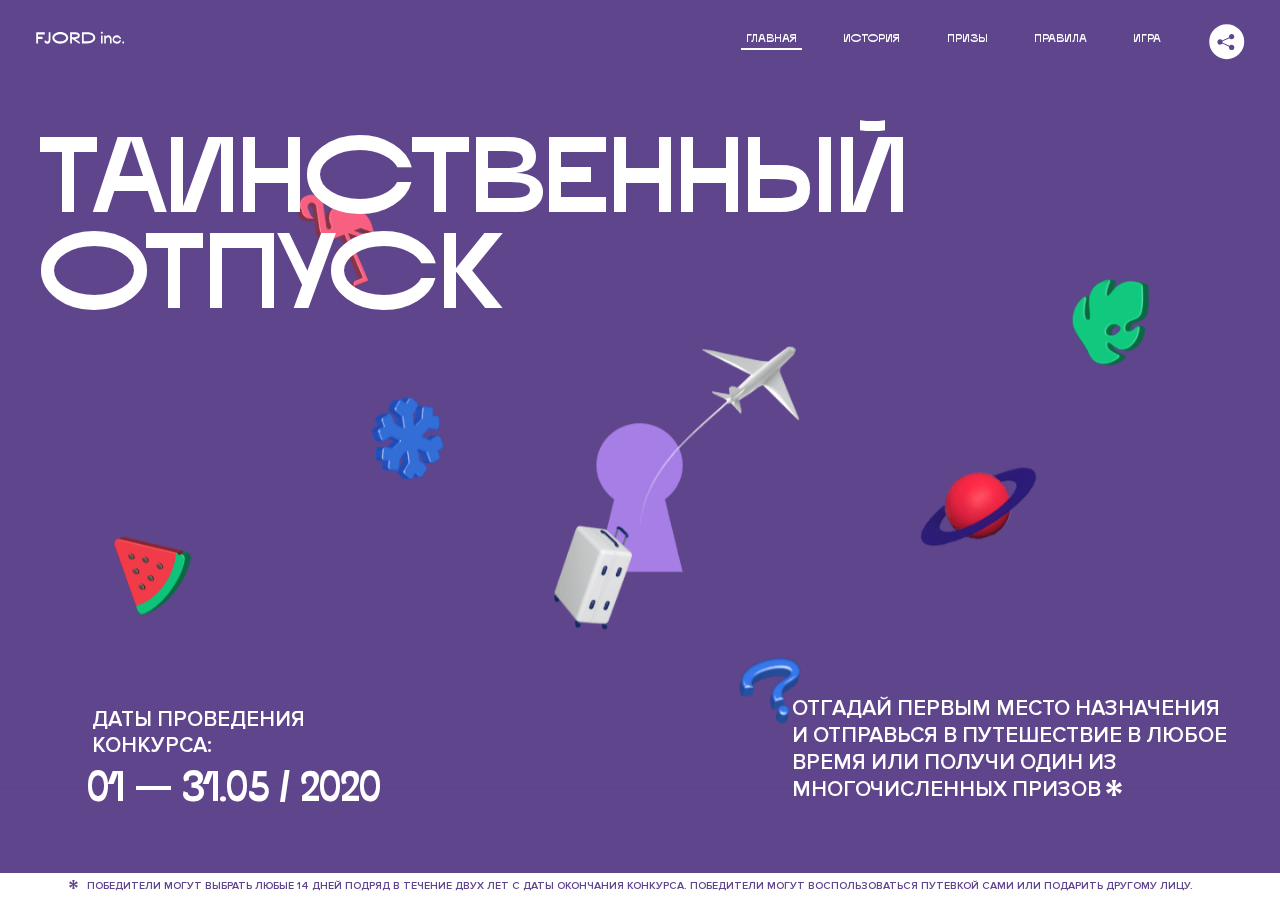
<file: 1/index.html>
<!DOCTYPE html>
<html lang="ru">
<head>
  <meta charset="UTF-8">
  <meta name="description" content="">
  <meta name="viewport" content="width=device-width, initial-scale=1.0">
  <meta http-equiv="X-UA-Compatible" content="ie=edge">
  <title>Mysterious Vacation</title>
<link href="css/style.min.css" rel="stylesheet">  <base href="https://htmlacademy-animation.github.io/1839631-magic-vacation-1/1/">
</head>
<body>

  <header class="page-header js-header">
    <div class="page-header__wrapper">
      <a href="#" class="page-header__logo" aria-label="Перейти на страницу FJORD.Inc">
        <svg width="100" height="15" viewBox="0 0 100 15" fill="none" xmlns="http://www.w3.org/2000/svg">
          <path d="M0.26 1.4V14H2.276V8.906H7.334V6.44H2.276V3.848H9.872V1.4H0.26ZM12.733 14.36C15.127 14.36 16.243 12.65 16.243 9.5V1.4H14.263V8.96C14.263 11.21 13.723 11.876 12.733 11.876C11.833 11.876 11.473 11.3 11.347 10.58L9.36702 10.94C9.63702 13.046 10.663 14.36 12.733 14.36ZM18.3918 7.7C18.3918 11.372 22.3878 14.36 27.3198 14.36C32.2518 14.36 36.2478 11.372 36.2478 7.7C36.2478 4.028 32.2518 1.04 27.3198 1.04C22.3878 1.04 18.3918 4.028 18.3918 7.7ZM20.6058 7.7C20.6058 5.378 23.6118 3.524 27.3198 3.524C30.9918 3.524 33.9798 5.378 33.9798 7.7C33.9798 10.004 30.9918 11.858 27.3198 11.858C23.6118 11.858 20.6058 10.004 20.6058 7.7ZM40.403 14V8.906H40.799L49.079 14.702V12.38L44.039 8.906H44.201C47.999 8.906 49.277 7.304 49.277 5.162C49.277 3.092 47.999 1.4 44.201 1.4H38.387V14H40.403ZM43.535 3.722C45.785 3.722 47.045 4.136 47.045 5.432C47.045 6.764 45.785 7.034 43.535 7.034H40.403V3.722H43.535ZM51.6936 1.382V14H57.8676C62.7456 14 66.7236 11.534 66.7236 7.7C66.7236 3.848 62.7456 1.382 57.8676 1.382H51.6936ZM53.7096 11.624V3.722H57.5436C61.5396 3.722 64.4916 5.018 64.4916 7.7C64.4916 10.238 61.5396 11.624 57.5436 11.624H53.7096ZM73.1832 14.018H74.9832V5H73.1832V14.018ZM72.9132 1.976C72.9132 2.57 73.3992 3.092 74.0832 3.092C74.7492 3.092 75.2352 2.57 75.2352 1.976C75.2352 1.382 74.7672 0.805999 74.0832 0.805999C73.3812 0.805999 72.9132 1.382 72.9132 1.976ZM76.7867 14H78.5687V9.104C78.7487 8.006 79.5947 6.962 81.0887 6.962C82.1147 6.962 83.2667 7.448 83.2667 9.554V14H85.0487V9.014C85.0487 6.152 83.2307 4.73 81.3587 4.73C79.9187 4.73 79.0727 5.558 78.5687 6.854V5H76.7867V14ZM90.9898 14.27C93.5098 14.27 95.3818 12.506 95.7238 10.328H94.0498C93.7258 11.3 92.6998 12.02 90.9898 12.02C88.8478 12.02 87.7678 10.922 87.7678 9.59C87.7678 8.24 88.8478 6.962 90.9898 6.962C92.7538 6.962 93.7978 7.844 94.0858 8.924H95.7418C95.4358 6.71 93.6178 4.73 90.9898 4.73C88.0918 4.73 86.1298 7.124 86.1298 9.59C86.1298 12.074 88.1278 14.27 90.9898 14.27ZM97.0693 12.938C97.0693 13.658 97.5553 14.144 98.2753 14.144C98.9953 14.144 99.4813 13.658 99.4813 12.938C99.4813 12.2 98.9953 11.714 98.2753 11.714C97.5553 11.714 97.0693 12.2 97.0693 12.938Z" fill="currentColor"></path>
        </svg>
      </a>
      <button class="page-header__toggler js-menu-toggler" type="button" aria-label="Управление мобильным меню"><span>Меню</span></button>
      <nav class="page-header__nav">
        <div class="page-header__menu js-menu" id="menu">
          <ul>
            <li>
              <a class="js-menu-link active" href="#top" data-href="top">главная</a>
            </li>
            <li>
              <a class="js-menu-link" href="#story" data-href="story">история</a>
            </li>
            <li>
              <a class="js-menu-link" href="#prizes" data-href="prizes">призы</a>
            </li>
            <li>
              <a class="js-menu-link" href="#rules" data-href="rules">правила</a>
            </li>
            <li>
              <a class="js-menu-link" href="#game" data-href="game">игра</a>
            </li>
          </ul>
        </div>
        <div class="page-header__social">
          <div class="social-block js-social-block">
            <button class="social-block__toggler" aria-label="Управлять блоком с социальными кнопками">
              <svg width="26" height="22" viewBox="0 0 27 22" fill="none" xmlns="http://www.w3.org/2000/svg">
                <path d="M19.6721 7.43664C21.6273 7.43664 23.213 5.85095 23.213 3.89566C23.213 1.94037 21.6273 0.354675 19.6721 0.354675C17.7168 0.354675 16.1311 1.94037 16.1311 3.89566C16.1311 4.19968 16.1728 4.49178 16.2458 4.77345L7.21751 8.95527C6.57519 8.05214 5.52303 7.46049 4.33078 7.46049C2.37549 7.46049 0.789795 9.04618 0.789795 11.0015C0.789795 12.9568 2.37549 14.5425 4.33078 14.5425C5.52303 14.5425 6.57668 13.9508 7.21751 13.0477L16.2458 17.2295C16.1743 17.5112 16.1311 17.8033 16.1311 18.1073C16.1311 20.0626 17.7168 21.6483 19.6721 21.6483C21.6273 21.6483 23.213 20.0626 23.213 18.1073C23.213 16.152 21.6273 14.5663 19.6721 14.5663C18.4798 14.5663 17.4262 15.158 16.7853 16.0611L7.75701 11.8793C7.82854 11.5976 7.87176 11.3055 7.87176 11.0015C7.87176 10.6974 7.83003 10.4053 7.75701 10.1237L16.7853 5.94186C17.4262 6.84499 18.4783 7.43664 19.6721 7.43664Z" fill="currentColor"></path>
              </svg>
            </button>
            <ul class="social-block__list">
              <li>
                <a class="social-block__link social-block__link--fb" href="#" aria-label="Мы на Facebook">
                  <svg width="8" height="17" viewBox="0 0 8 17" fill="none" xmlns="http://www.w3.org/2000/svg">
                    <path d="M4.24646 16.9899H1.09275L1.05793 8.49828H0V5.30707H1.05793V3.81124C1.05793 1.42084 2.57654 0 5.21735 0H7.41758V3.18585H5.30841C4.28262 3.18585 4.2478 3.48582 4.2478 4.24914V5.30707H7.42964L7.16716 8.49828H4.2478V16.9899H4.24646Z" fill="currentColor"></path>
                  </svg>
                </a>
              </li>
              <li>
                <a class="social-block__link social-block__link--insta" href="#" aria-label="Мы в Instagram">
                  <svg width="15" height="15" viewBox="0 0 15 15" fill="none" xmlns="http://www.w3.org/2000/svg">
                    <path d="M11.0197 0H4.19806C2.14246 0 0.471191 1.66993 0.471191 3.72285V10.5499C0.471191 12.6082 2.14112 14.2727 4.19806 14.2727H11.0197C13.0753 14.2727 14.7466 12.6082 14.7466 10.5499V3.72285C14.7466 1.67127 13.0753 0 11.0197 0ZM11.0197 12.4849H4.19806C3.13076 12.4849 2.26432 11.6158 2.26432 10.5512V3.72419C2.26432 2.65956 3.13076 1.79715 4.19806 1.79715H11.0197C12.087 1.79715 12.9535 2.6609 12.9535 3.72419V10.5512C12.9535 11.6145 12.087 12.4849 11.0197 12.4849Z" fill="currentColor"></path>
                    <path d="M7.60887 3.11084C5.38989 3.11084 3.58203 4.9187 3.58203 7.14036C3.58203 9.35532 5.38989 11.1645 7.60887 11.1645C9.83053 11.1645 11.6357 9.35666 11.6357 7.14036C11.6357 4.9187 9.83053 3.11084 7.60887 3.11084ZM7.60887 9.36871C6.37551 9.36871 5.37784 8.37372 5.37784 7.14036C5.37784 5.90699 6.37551 4.90665 7.60887 4.90665C8.83822 4.90665 9.84259 5.90833 9.84259 7.14036C9.84392 8.37238 8.83822 9.36871 7.60887 9.36871Z" fill="currentColor"></path>
                    <path d="M11.3573 2.35962C10.8256 2.35962 10.3931 2.79752 10.3931 3.32381C10.3931 3.85546 10.8256 4.29336 11.3573 4.29336C11.8862 4.29336 12.3215 3.85546 12.3215 3.32381C12.3215 2.79752 11.8862 2.35962 11.3573 2.35962Z" fill="currentColor"></path>
                  </svg>
                </a>
              </li>
              <li>
                <a class="social-block__link social-block__link--vk" href="#" aria-label="Мы ВКонтакте">
                  <svg width="17" height="10" viewBox="0 0 17 10" fill="none" xmlns="http://www.w3.org/2000/svg">
                    <path d="M14.1234 4.9002C14.1234 4.9002 16.3623 1.72708 16.5866 0.680242C16.6595 0.312285 16.4947 0.103188 16.1069 0.103188C16.1069 0.103188 14.8193 0.103188 14.168 0.103188C13.7235 0.103188 13.5587 0.293278 13.4235 0.579768C13.4235 0.579768 12.3724 2.82553 11.0969 4.24712C10.6861 4.70333 10.4781 4.84318 10.2511 4.84318C10.0646 4.84318 9.98625 4.6911 9.98625 4.27834V0.649016C9.98625 0.147997 9.92545 0.00135496 9.5066 0.00135496H6.39628C6.15578 0.00135496 6.0085 0.134417 6.0085 0.324506C6.0085 0.801084 6.73406 0.908351 6.73406 2.20231V4.87305C6.73406 5.40529 6.70569 5.61575 6.45303 5.61575C5.78016 5.61575 4.19528 3.30618 3.30623 0.678887C3.12923 0.145282 2.93737 0 2.43475 0H0.486409C0.205373 0 0 0.190085 0 0.476576C0 0.991172 0.60666 3.40801 2.99277 6.64358C4.59927 8.8201 6.70569 10 8.60269 10C9.76196 10 10.0416 9.80312 10.0416 9.31432V7.63883C10.0416 7.22607 10.2065 7.04956 10.4429 7.04956C10.7078 7.04956 11.1847 7.13238 12.2805 8.22268C13.5843 9.47862 13.6762 10 14.3896 10H16.5676C16.7919 10 17 9.89273 17 9.52342C17 9.02919 16.3623 8.15343 15.384 7.10659C14.9801 6.56755 14.3302 5.98914 14.1248 5.72301C13.8275 5.40801 13.9154 5.23014 14.1234 4.9002Z" fill="currentColor"></path>
                  </svg>
                </a>
              </li>
            </ul>
          </div>
        </div>
      </nav>
    </div>
  </header>

  <main class="page-content">

    <section class="animation-screen"></section>

    <section class="screen screen--hidden screen--intro" id="top">
      <div class="screen__wrapper">
        <div class="intro">
          <h1 class="intro__title">Таинственный отпуск</h1>
          <div class="intro__content">
            <div class="intro__info">
              <p class="intro__label">Даты проведения конкурса:</p>
              <p class="intro__date">01 — 31.05 / 2020</p>
            </div>
            <div class="intro__message">
              <p>
                Отгадай первым место назначения и&nbsp;отправься в&nbsp;путешествие в&nbsp;любое время или получи один из многочисленных призов
                <svg width="16" height="16" viewBox="0 0 10 10" fill="none" xmlns="http://www.w3.org/2000/svg">
                  <path d="M0 6.35337L3.90271 4.99012L0 3.64663L1.34615 1.32374L4.44287 4.01073L3.67364 0H6.34615L5.57692 4.01073L8.65385 1.32374L10 3.64663L6.13405 4.99012L10 6.35337L8.65385 8.65651L5.57692 5.98927L6.34615 10H3.67364L4.44287 5.96952L1.34615 8.65651L0 6.35337Z" fill="currentColor"></path>
                </svg>
              </p>
            </div>
          </div>
        </div>
      </div>
      <div class="screen__footer js-footer">
        <button class="screen__footer-enlarge js-footer-toggler" type="button" aria-label="Показать сообщение">
          <svg width="10" height="10" viewBox="0 0 10 10" fill="none" xmlns="http://www.w3.org/2000/svg">
            <path d="M0 6.35337L3.90271 4.99012L0 3.64663L1.34615 1.32374L4.44287 4.01073L3.67364 0H6.34615L5.57692 4.01073L8.65385 1.32374L10 3.64663L6.13405 4.99012L10 6.35337L8.65385 8.65651L5.57692 5.98927L6.34615 10H3.67364L4.44287 5.96952L1.34615 8.65651L0 6.35337Z" fill="currentColor"></path>
          </svg>
        </button>
        <button class="screen__footer-collapse js-footer-toggler" type="button" aria-label="Скрыть сообщение">
          <svg width="13" height="13" viewBox="0 0 13 13" fill="none" xmlns="http://www.w3.org/2000/svg">
            <line x1="12.3536" y1="0.353553" x2="0.738349" y2="11.9688" stroke="currentColor"></line>
            <line x1="0.738319" y1="0.539925" x2="12.3535" y2="12.1551" stroke="currentColor"></line>
          </svg>
        </button>
        <div class="screen__footer-wrapper">
          <div class="screen__footer-announce">
            <p class="screen__footer-label">Даты проведения конкурса:</p>
            <p class="screen__footer-date">01 — 31.05 / 2020</p>
          </div>
          <div class="screen__footer-note">
            <p>
              <svg width="10" height="10" viewBox="0 0 10 10" fill="none" xmlns="http://www.w3.org/2000/svg">
                <path d="M0 6.35337L3.90271 4.99012L0 3.64663L1.34615 1.32374L4.44287 4.01073L3.67364 0H6.34615L5.57692 4.01073L8.65385 1.32374L10 3.64663L6.13405 4.99012L10 6.35337L8.65385 8.65651L5.57692 5.98927L6.34615 10H3.67364L4.44287 5.96952L1.34615 8.65651L0 6.35337Z" fill="currentColor"></path>
              </svg>
              <span>Победители могут выбрать любые 14 дней подряд в&nbsp;течение двух лет с&nbsp;даты окончания конкурса. Победители могут воспользоваться путевкой сами или подарить другому лицу.</span>
            </p>
          </div>
        </div>
      </div>
    </section>

    <section class="screen screen--hidden screen--story" id="story">

      <div class="slider swiper-container js-slider">

        <div class="swiper-wrapper">

          <div class="slider__item swiper-slide">
            <h2 class="slider__item-title">История</h2>
            <p class="slider__item-text">Джеймс Таргет был основателем компании &laquo;Fjord Inc.&raquo;. С&nbsp;1965 года &laquo;Fjord Inc.&raquo; прославилась надёжными и&nbsp;удобными чемоданами и&nbsp;аксессуарами для туристов.</p>
          </div>

          <div class="slider__item swiper-slide">
            <p class="slider__item-text">Когда Джеймсу было 7&nbsp;лет, в&nbsp;их&nbsp;доме гостил дядюшка и&nbsp;развлекал детей рассказами о&nbsp;своей поездке в&nbsp;место, показавшееся малышу Таргету невероятным. Тогда Джеймс решил, что однажды посетит его, но&nbsp;не&nbsp;будет рассказывать о&nbsp;мечте, пока не&nbsp;осуществит.</p>
          </div>

          <div class="slider__item swiper-slide">
            <p class="slider__item-text">Джеймс Таргет стал увлеченным путешественником. Он&nbsp;посетил 5&nbsp;континентов, 126&nbsp;стран.</p>
          </div>

          <div class="slider__item swiper-slide">
            <p class="slider__item-text">Он&nbsp;сплавлялся по&nbsp;Амазонке и&nbsp;погружался в&nbsp;пещеры Франции, медитировал в&nbsp;горах Тибета и&nbsp;пожимал руку вождя племени Акугауа.</p>
          </div>

          <div class="slider__item swiper-slide">
            <p class="slider__item-text">Из&nbsp;своих поездок Джеймс Таргет привозил идеи, как сделать свои чемоданы &laquo;Fjord Inc.&raquo; удобными и&nbsp;приспособленными к&nbsp;разным дорожным условиям.</p>
          </div>

          <div class="slider__item swiper-slide">
            <p class="slider__item-text">Всё это время Джеймс не&nbsp;оставлял идею поездки своей мечты. Однако, как только он&nbsp;брался за&nbsp;планирование, возникали препятствия, не&nbsp;позволяющие отправиться туда.</p>
          </div>

          <div class="slider__item swiper-slide">
            <p class="slider__item-text">В&nbsp;возрасте 67&nbsp;лет Джеймс Таргет попал под лавину и&nbsp;погиб. В&nbsp;своём завещании он&nbsp;поручил отправить в&nbsp;заветное путешествие трёх смельчаков, единых с&nbsp;ним духом.</p>
          </div>

          <div class="slider__item swiper-slide">
            <p class="slider__item-text">Тех, кто сможет узнать таинственное место, задавая вопросы специально обученному ИИ&nbsp;&laquo;Соне&raquo;, ждет фантастическое путешествие.</p>
          </div>
        </div>
        <div class="slider__controls">
          <button class="slider__control slider__control--prev js-control-prev" type="button" aria-label="Показать предыдущую историю">
            <svg width="12" height="22" viewBox="0 0 12 22" fill="none" xmlns="http://www.w3.org/2000/svg">
              <path d="M11 1L1 11L11 21" stroke="currentColor" stroke-width="2" stroke-linejoin="round"></path>
            </svg>
          </button>
          <button class="slider__control slider__control--next js-control-next" type="button" aria-label="Показать следующую историю">
            <svg width="12" height="22" viewBox="0 0 12 22" fill="none" xmlns="http://www.w3.org/2000/svg">
              <path d="M1 1L11 11L1 21" stroke="currentColor" stroke-width="2" stroke-linejoin="round"></path>
            </svg>
          </button>
        </div>
        <div class="slider__pagination swiper-pagination"></div>
      </div>
    </section>

    <section class="screen screen--hidden screen--prizes" id="prizes">
      <div class="screen__wrapper">
        <div class="prizes">
          <h2 class="prizes__title">ПРизы</h2>
          <div class="prizes__lead">
            <p>Найди ответ и&nbsp;получи один из&nbsp;призов:</p>
          </div>
          <ul class="prizes__list">
            <li class="prizes__item prizes__item--journeys">
              <div class="prizes__icon">
                <picture>
                  <source srcset="img/prize1-mob.svg" media="(orientation: portrait)">
                  <img src="img/prize1.svg" alt="">
                </picture>
              </div>
              <p class="prizes__desc">
                <b>3</b>
                <span>загадочных путешествия</span>
              </p>
            </li>
            <li class="prizes__item prizes__item--cases">
              <div class="prizes__icon">
                <picture>
                  <source srcset="img/prize2-mob.svg" media="(orientation: portrait)">
                  <img src="img/prize2.svg" alt="">
                </picture>
              </div>
              <p class="prizes__desc">
                <b>7</b>
                <span>надежных чемоданов</span>
              </p>
            </li>
            <li class="prizes__item prizes__item--codes">
              <div class="prizes__icon">
                <picture>
                  <source srcset="img/prize3-mob.svg" media="(orientation: portrait)">
                  <img src="img/prize3.svg" alt="">
                </picture>
              </div>
              <p class="prizes__desc">
                <b>900</b>
                <span>
                  промокодов на&nbsp;скидку 15%
                  <svg width="10" height="10" viewBox="0 0 10 10" fill="none" xmlns="http://www.w3.org/2000/svg">
                    <path d="M0 6.35337L3.90271 4.99012L0 3.64663L1.34615 1.32374L4.44287 4.01073L3.67364 0H6.34615L5.57692 4.01073L8.65385 1.32374L10 3.64663L6.13405 4.99012L10 6.35337L8.65385 8.65651L5.57692 5.98927L6.34615 10H3.67364L4.44287 5.96952L1.34615 8.65651L0 6.35337Z" fill="currentColor"></path>
                  </svg>
                </span>
              </p>
            </li>
          </ul>
        </div>
      </div>
      <div class="screen__footer js-footer">
        <button class="screen__footer-enlarge js-footer-toggler" type="button" aria-label="Показать сообщение">
          <svg width="10" height="10" viewBox="0 0 10 10" fill="none" xmlns="http://www.w3.org/2000/svg">
            <path d="M0 6.35337L3.90271 4.99012L0 3.64663L1.34615 1.32374L4.44287 4.01073L3.67364 0H6.34615L5.57692 4.01073L8.65385 1.32374L10 3.64663L6.13405 4.99012L10 6.35337L8.65385 8.65651L5.57692 5.98927L6.34615 10H3.67364L4.44287 5.96952L1.34615 8.65651L0 6.35337Z" fill="currentColor"></path>
          </svg>
        </button>
        <button class="screen__footer-collapse js-footer-toggler" type="button" aria-label="Скрыть сообщение">
          <svg width="13" height="13" viewBox="0 0 13 13" fill="none" xmlns="http://www.w3.org/2000/svg">
            <line x1="12.3536" y1="0.353553" x2="0.738349" y2="11.9688" stroke="currentColor"></line>
            <line x1="0.738319" y1="0.539925" x2="12.3535" y2="12.1551" stroke="currentColor"></line>
          </svg>
        </button>
        <div class="screen__footer-wrapper">
          <div class="screen__footer-announce">
            <p class="screen__footer-label">Даты проведения конкурса:</p>
            <p class="screen__footer-date">01 — 31.05 / 2020</p>
          </div>
          <div class="screen__footer-note">
            <p>
              <svg width="10" height="10" viewBox="0 0 10 10" fill="none" xmlns="http://www.w3.org/2000/svg">
                <path d="M0 6.35337L3.90271 4.99012L0 3.64663L1.34615 1.32374L4.44287 4.01073L3.67364 0H6.34615L5.57692 4.01073L8.65385 1.32374L10 3.64663L6.13405 4.99012L10 6.35337L8.65385 8.65651L5.57692 5.98927L6.34615 10H3.67364L4.44287 5.96952L1.34615 8.65651L0 6.35337Z" fill="currentColor"></path>
              </svg>
              <span>Скидка&nbsp;15% на&nbsp;единоразовое приобретение путёвки с&nbsp;1&nbsp;июня 2020 по&nbsp;31&nbsp;мая 2022&nbsp;года. Суммируется с&nbsp;другими акциями</span>
            </p>
          </div>
        </div>
      </div>
    </section>

    <section class="screen screen--hidden screen--rules" id="rules">
      <div class="screen__wrapper">
        <div class="rules">
          <h2 class="rules__title">Правила</h2>
          <div class="rules__lead">
            <p>Для того чтобы получить наследство Джеймса Таргета, тебе нужно выведать у&nbsp;&laquo;Сони&raquo;, куда предстоит отправиться тебе в&nbsp;случае победы</p>
          </div>
          <ol class="rules__list">
            <li class="rules__item">
              <p>Тебе отводится <br>5&nbsp;минут</p>
            </li>
            <li class="rules__item">
              <p>Задавай любые вопросы в&nbsp;текстовом поле</p>
            </li>
            <li class="rules__item">
              <p>Нажимай кнопку &laquo;Узнать&raquo;, чтобы получить ответ</p>
            </li>
            <li class="rules__item">
              <p>&laquo;Соня&raquo; может отвечать только&nbsp;Да или Нет</p>
            </li>
          </ol>
          <a href="#game" class="rules__link btn">Погнали!</a>
        </div>
      </div>
      <div class="screen__disclaimer">
        <div class="disclaimer">
          <ul>
            <li>
              <a href="#">Правовая информация</a>
            </li>
            <li>
              <a href="#">Подробные правила</a>
            </li>
          </ul>
        </div>
      </div>
    </section>

    <section class="screen screen--hidden screen--game" id="game">
      <div class="screen__wrapper">
        <div class="game">
          <div class="game__header">
            <h2 class="game__title">Игра</h2>
            <div class="game__counter">
              <span>05</span>:<span>00</span>
            </div>
          </div>
          <div class="game__body">
            <div class="chat">
              <div class="chat__body js-chat">
                <ul class="chat__list" id="messages"></ul>
              </div>
              <div class="chat__footer">
                <form action="#" method="post" class="form" id="message-form">
                  <label for="message-field" class="visually-hidden">Поле для ввода вопроса</label>
                  <input type="text" class="form__field" id="message-field">
                  <button class="form__button btn">
                    Узнать
                    <svg width="18" height="19" viewBox="0 0 18 19" fill="none" xmlns="http://www.w3.org/2000/svg">
                      <path stroke="currentColor" stroke-width="2" d="M9 19V1"></path>
                      <path d="M1 9l8-8 8 8" stroke="currentColor" stroke-width="2" stroke-linejoin="round"></path>
                    </svg>
                  </button>
                </form>
              </div>
            </div>
          </div>
          <!-- временные кнопки для показа результата -->
          <div class="game__buttons">
            <button class="game__button btn js-show-result" type="button" data-target="result">Положительный результат</button>
            <button class="game__button btn js-show-result" type="button" data-target="result2">Положительный результат - 2</button>
            <button class="game__button btn js-show-result" type="button" data-target="result3">Отрицательный результат</button>
          </div>
        </div>
      </div>
    </section>

    <section class="screen screen--hidden screen--result" id="result">
      <div class="screen__wrapper">
        <div class="result result--trip">
          <div class="result__image">
            <picture>
              <source srcset="img/result1-mob.png 1x, img/result1-mob@2x.png 2x" media="(max-width: 768px) and (orientation: portrait)">
              <img src="img/result1.png" srcset="img/result1@2x.png 2x" alt="">
            </picture>
          </div>
          <h2 class="result__title">
            <span class="visually-hidden">ПОбеда!</span>
            <svg xmlns="http://www.w3.org/2000/svg" viewBox="0 0 568.85 109.24">
              <path d="M16,24.44V92H2.6V8H75V92H61.52V24.44H16Z" transform="translate(-2.1 -1.5)" fill="none" stroke="currentColor"></path>
              <path d="M148.76,5.6c32.88,0,59.52,19.92,59.52,44.4s-26.64,44.4-59.52,44.4S89.24,74.48,89.24,50,115.88,5.6,148.76,5.6Zm0,72.12c24.48,0,44.4-12.36,44.4-27.72s-19.92-27.84-44.4-27.84C124,22.16,104,34.52,104,50S124,77.72,148.76,77.72Z" transform="translate(-2.1 -1.5)" fill="none" stroke="currentColor"></path>
              <path d="M287.36,8V24.44H236v14.4h25.32c25.44,0,34,11.16,34,26.52,0,15.6-8.52,26.64-34,26.64H222.56V8h64.8ZM256.88,76.52c15.12,0,23.52-2,23.52-11.52S272,54.44,256.88,54.44H236V76.52h20.88Z" transform="translate(-2.1 -1.5)" fill="none" stroke="currentColor"></path>
              <path d="M371.47,8V24.44H320.84V41.6h33.6V58h-33.6V75.56h50.64V92H307.4V8h64.08Z" transform="translate(-2.1 -1.5)" fill="none" stroke="currentColor"></path>
              <path d="M382.39,110.24V75.56h7.44c4.56-4.68,7.8-18.36,8.76-56L399,8h48.6V75.56h10v34.68H442.87V92H397v18.24H382.39Zm51.72-34.68V24.44H411.55v3.12c-0.48,22.44-3.24,37.68-7.2,48h29.76Z" transform="translate(-2.1 -1.5)" fill="none" stroke="currentColor"></path>
              <path d="M463.75,92l28-84h27.12l28.08,84H533.47l-7.8-23.52h-37.8L480.07,92H463.75Zm56.64-40L507,11.84,493.51,52h26.88Z" transform="translate(-2.1 -1.5)" fill="none" stroke="currentColor"></path>
              <path d="M554.12,70.4L555.55,2H569l1.44,68.4H554.12Zm8.28,6.36c4.8,0,8,3.24,8,8.16a8,8,0,1,1-16.08,0C554.35,80,557.59,76.76,562.39,76.76Z" transform="translate(-2.1 -1.5)" fill="none" stroke="currentColor"></path>
            </svg>
          </h2>
          <div class="result__text">
            <p>ты&nbsp;отправляешься в&nbsp;Арктику!</p>
          </div>
          <div class="result__form">
            <form action="#" method="post" class="form form--result">
              <label for="email-field" class="form__label">зарегистрируй результат</label>
              <input type="email" class="form__field" id="email-field" placeholder="e-mail для регистации результата и получения приза" required="">
              <button class="form__button btn">
                отправить
                <svg width="18" height="19" viewBox="0 0 18 19" fill="none" xmlns="http://www.w3.org/2000/svg">
                  <path stroke="currentColor" stroke-width="2" d="M9 19V1"></path>
                  <path d="M1 9l8-8 8 8" stroke="currentColor" stroke-width="2" stroke-linejoin="round"></path>
                </svg>
              </button>
            </form>
          </div>
        </div>
      </div>
    </section>

    <section class="screen screen--hidden screen--result" id="result2">
      <div class="screen__wrapper">
        <div class="result result--prize">
          <div class="result__image">
            <picture>
              <source srcset="img/result2-mob.png 1x, img/result2-mob@2x.png 2x" media="(max-width: 768px) and (orientation: portrait)">
              <img src="img/result2.png" srcset="img/result2@2x.png 2x" alt="">
            </picture>
          </div>
          <h2 class="result__title">
            <span class="visually-hidden">ПОбеда!</span>
            <svg xmlns="http://www.w3.org/2000/svg" viewBox="0 0 568.85 109.24">
              <path d="M16,24.44V92H2.6V8H75V92H61.52V24.44H16Z" transform="translate(-2.1 -1.5)" fill="none" stroke="currentColor"></path>
              <path d="M148.76,5.6c32.88,0,59.52,19.92,59.52,44.4s-26.64,44.4-59.52,44.4S89.24,74.48,89.24,50,115.88,5.6,148.76,5.6Zm0,72.12c24.48,0,44.4-12.36,44.4-27.72s-19.92-27.84-44.4-27.84C124,22.16,104,34.52,104,50S124,77.72,148.76,77.72Z" transform="translate(-2.1 -1.5)" fill="none" stroke="currentColor"></path>
              <path d="M287.36,8V24.44H236v14.4h25.32c25.44,0,34,11.16,34,26.52,0,15.6-8.52,26.64-34,26.64H222.56V8h64.8ZM256.88,76.52c15.12,0,23.52-2,23.52-11.52S272,54.44,256.88,54.44H236V76.52h20.88Z" transform="translate(-2.1 -1.5)" fill="none" stroke="currentColor"></path>
              <path d="M371.47,8V24.44H320.84V41.6h33.6V58h-33.6V75.56h50.64V92H307.4V8h64.08Z" transform="translate(-2.1 -1.5)" fill="none" stroke="currentColor"></path>
              <path d="M382.39,110.24V75.56h7.44c4.56-4.68,7.8-18.36,8.76-56L399,8h48.6V75.56h10v34.68H442.87V92H397v18.24H382.39Zm51.72-34.68V24.44H411.55v3.12c-0.48,22.44-3.24,37.68-7.2,48h29.76Z" transform="translate(-2.1 -1.5)" fill="none" stroke="currentColor"></path>
              <path d="M463.75,92l28-84h27.12l28.08,84H533.47l-7.8-23.52h-37.8L480.07,92H463.75Zm56.64-40L507,11.84,493.51,52h26.88Z" transform="translate(-2.1 -1.5)" fill="none" stroke="currentColor"></path>
              <path d="M554.12,70.4L555.55,2H569l1.44,68.4H554.12Zm8.28,6.36c4.8,0,8,3.24,8,8.16a8,8,0,1,1-16.08,0C554.35,80,557.59,76.76,562.39,76.76Z" transform="translate(-2.1 -1.5)" fill="none" stroke="currentColor"></path>
            </svg>
          </h2>
          <div class="result__text">
            <p>чемодан &laquo;Fjord&nbsp;Inc.&raquo;&nbsp;твой</p>
          </div>
          <div class="result__form">
            <form action="#" method="post" class="form form--result">
              <label for="email-field2" class="form__label">зарегистрируй результат</label>
              <input type="email" class="form__field" id="email-field2" placeholder="e-mail для регистации результата и получения приза" required="">
              <button class="form__button btn">
                отправить
                <svg width="18" height="19" viewBox="0 0 18 19" fill="none" xmlns="http://www.w3.org/2000/svg">
                  <path stroke="currentColor" stroke-width="2" d="M9 19V1"></path>
                  <path d="M1 9l8-8 8 8" stroke="currentColor" stroke-width="2" stroke-linejoin="round"></path>
                </svg>
              </button>
            </form>
          </div>
        </div>
      </div>
    </section>

    <section class="screen screen--hidden screen--result" id="result3">
      <div class="screen__wrapper">
        <div class="result result--negative">
          <div class="result__image">
            <picture>
              <source srcset="img/result3-mob.png 1x, img/result3-mob@2x.png 2x" media="(max-width: 768px) and (orientation: portrait)">
              <img src="img/result3.png" srcset="img/result3@2x.png 2x" alt="">
            </picture>
          </div>
          <h2 class="result__title">
            <span class="visually-hidden">Не угадал!</span>
            <svg xmlns="http://www.w3.org/2000/svg" viewBox="0 0 660.77 109.24">
              <path d="M2.66,92V8H16.1V42.2H53.3V8H66.74V92H53.3V58.64H16.1V92H2.66Z" transform="translate(-2.16 -1.5)" fill="none" stroke="currentColor"></path>
              <path d="M147.62,8V24.44H97V41.6h33.6V58H97V75.56h50.64V92H83.54V8h64.08Z" transform="translate(-2.16 -1.5)" fill="none" stroke="currentColor"></path>
              <path d="M199.22,8l20.52,42.36L235.34,8h16.44l-31,84H204.38l9.48-25.92L185.78,8h13.44Z" transform="translate(-2.16 -1.5)" fill="none" stroke="currentColor"></path>
              <path d="M273.74,24.44V92H260.3V8h50.16V24.44H273.74Z" transform="translate(-2.16 -1.5)" fill="none" stroke="currentColor"></path>
              <path d="M307.1,92l28-84h27.12l28.08,84H376.82L369,68.48h-37.8L323.42,92H307.1Zm56.64-40L350.3,11.84,336.86,52h26.88Z" transform="translate(-2.16 -1.5)" fill="none" stroke="currentColor"></path>
              <path d="M396.38,110.24V75.56h7.44c4.56-4.68,7.8-18.36,8.76-56L412.94,8h48.6V75.56h10v34.68H456.86V92H411v18.24H396.38ZM448.1,75.56V24.44H425.54v3.12c-0.48,22.44-3.24,37.68-7.2,48H448.1Z" transform="translate(-2.16 -1.5)" fill="none" stroke="currentColor"></path>
              <path d="M477.74,92l28-84h27.12L560.9,92H547.46l-7.8-23.52h-37.8L494.06,92H477.74Zm56.64-40-13.44-40.2L507.5,52h26.88Z" transform="translate(-2.16 -1.5)" fill="none" stroke="currentColor"></path>
              <path d="M568.7,76.88a13.77,13.77,0,0,0,5,1c6.6,0,10.44-6.24,12-58.32L586.22,8h46.2V92H619V24.44H598.82l-0.12,3.12C597.14,81,589,94.4,573.74,94.4a28.55,28.55,0,0,1-6.72-.84Z" transform="translate(-2.16 -1.5)" fill="none" stroke="currentColor"></path>
              <path d="M646.1,70.4L647.54,2H661l1.44,68.4H646.1Zm8.28,6.36c4.8,0,8,3.24,8,8.16a8,8,0,0,1-16.08,0C646.34,80,649.58,76.76,654.38,76.76Z" transform="translate(-2.16 -1.5)" fill="none" stroke="currentColor"></path>
            </svg>
          </h2>
          <button class="result__button js-play" type="button">
            не сдавайся!
            <span>
              <svg width="27" height="22" viewBox="0 0 27 22" fill="none" xmlns="http://www.w3.org/2000/svg">
                <path d="M10.6899 1.47998C5.42992 1.47998 1.16992 5.73998 1.16992 11C1.16992 16.26 5.42992 20.52 10.6899 20.52C15.9499 20.52 20.2099 16.26 20.2099 11V7.13998" stroke="currentColor" stroke-width="2" stroke-miterlimit="10"></path>
                <path d="M15.1099 12.5099L20.1499 7.13989L25.3099 12.6299" stroke="currentColor" stroke-width="2" stroke-miterlimit="10" stroke-linejoin="round"></path>
              </svg>
            </span>
          </button>
        </div>
      </div>
    </section>

  </main>

<script src="js/script.js"></script></body>
</html>
</file>
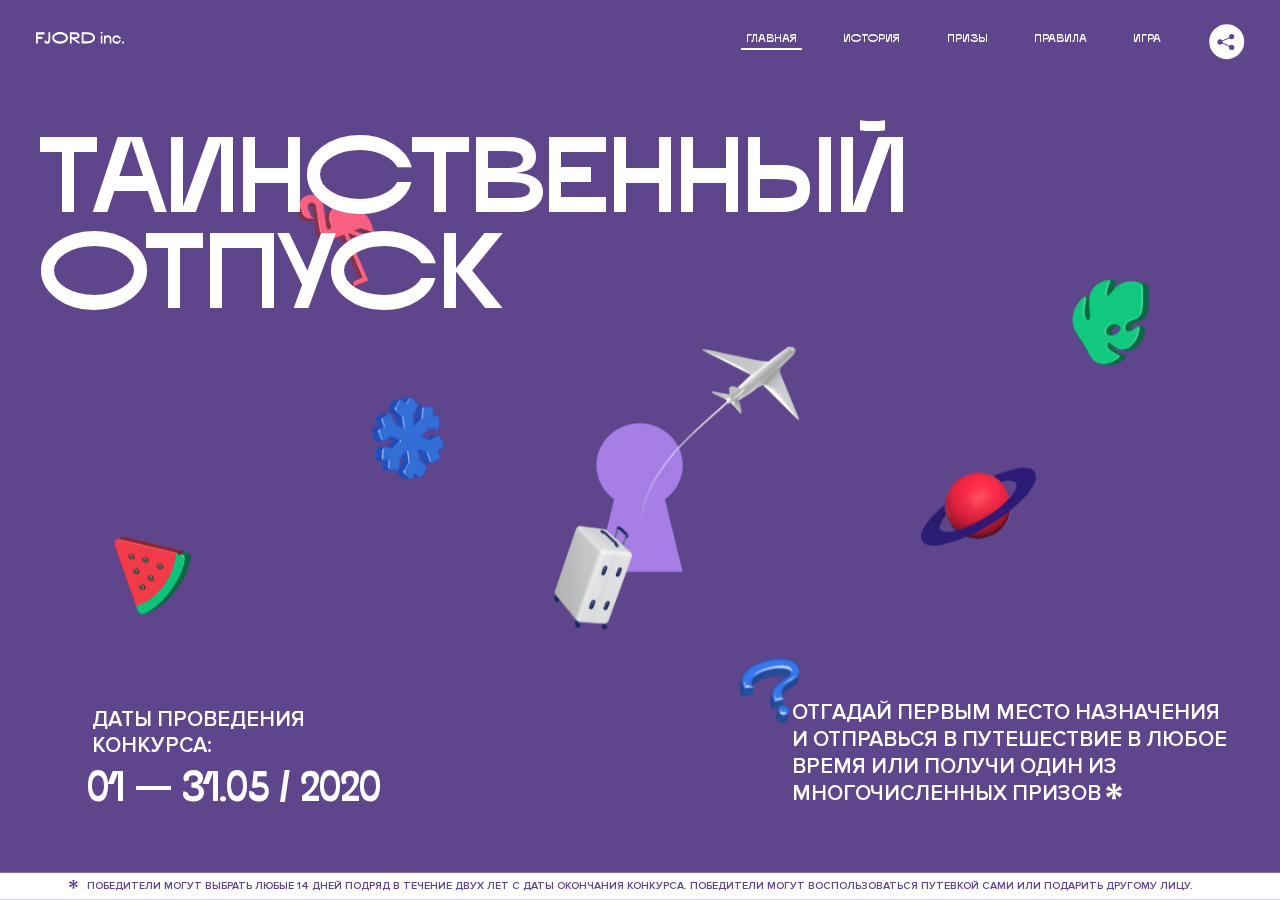
<file: 2/index.html>
<!DOCTYPE html>
<html lang="ru">
<head>
  <meta charset="UTF-8">
  <meta name="description" content="">
  <meta name="viewport" content="width=device-width, initial-scale=1.0">
  <meta http-equiv="X-UA-Compatible" content="ie=edge">
  <title>Mysterious Vacation</title>
<link href="css/style.min.css" rel="stylesheet">  <base href="https://htmlacademy-animation.github.io/1839631-magic-vacation-1/2/">
</head>
<body>

  <header class="page-header js-header">
    <div class="page-header__wrapper">
      <a href="#" class="page-header__logo" aria-label="Перейти на страницу FJORD.Inc">
        <svg width="100" height="15" viewBox="0 0 100 15" fill="none" xmlns="http://www.w3.org/2000/svg">
          <path d="M0.26 1.4V14H2.276V8.906H7.334V6.44H2.276V3.848H9.872V1.4H0.26ZM12.733 14.36C15.127 14.36 16.243 12.65 16.243 9.5V1.4H14.263V8.96C14.263 11.21 13.723 11.876 12.733 11.876C11.833 11.876 11.473 11.3 11.347 10.58L9.36702 10.94C9.63702 13.046 10.663 14.36 12.733 14.36ZM18.3918 7.7C18.3918 11.372 22.3878 14.36 27.3198 14.36C32.2518 14.36 36.2478 11.372 36.2478 7.7C36.2478 4.028 32.2518 1.04 27.3198 1.04C22.3878 1.04 18.3918 4.028 18.3918 7.7ZM20.6058 7.7C20.6058 5.378 23.6118 3.524 27.3198 3.524C30.9918 3.524 33.9798 5.378 33.9798 7.7C33.9798 10.004 30.9918 11.858 27.3198 11.858C23.6118 11.858 20.6058 10.004 20.6058 7.7ZM40.403 14V8.906H40.799L49.079 14.702V12.38L44.039 8.906H44.201C47.999 8.906 49.277 7.304 49.277 5.162C49.277 3.092 47.999 1.4 44.201 1.4H38.387V14H40.403ZM43.535 3.722C45.785 3.722 47.045 4.136 47.045 5.432C47.045 6.764 45.785 7.034 43.535 7.034H40.403V3.722H43.535ZM51.6936 1.382V14H57.8676C62.7456 14 66.7236 11.534 66.7236 7.7C66.7236 3.848 62.7456 1.382 57.8676 1.382H51.6936ZM53.7096 11.624V3.722H57.5436C61.5396 3.722 64.4916 5.018 64.4916 7.7C64.4916 10.238 61.5396 11.624 57.5436 11.624H53.7096ZM73.1832 14.018H74.9832V5H73.1832V14.018ZM72.9132 1.976C72.9132 2.57 73.3992 3.092 74.0832 3.092C74.7492 3.092 75.2352 2.57 75.2352 1.976C75.2352 1.382 74.7672 0.805999 74.0832 0.805999C73.3812 0.805999 72.9132 1.382 72.9132 1.976ZM76.7867 14H78.5687V9.104C78.7487 8.006 79.5947 6.962 81.0887 6.962C82.1147 6.962 83.2667 7.448 83.2667 9.554V14H85.0487V9.014C85.0487 6.152 83.2307 4.73 81.3587 4.73C79.9187 4.73 79.0727 5.558 78.5687 6.854V5H76.7867V14ZM90.9898 14.27C93.5098 14.27 95.3818 12.506 95.7238 10.328H94.0498C93.7258 11.3 92.6998 12.02 90.9898 12.02C88.8478 12.02 87.7678 10.922 87.7678 9.59C87.7678 8.24 88.8478 6.962 90.9898 6.962C92.7538 6.962 93.7978 7.844 94.0858 8.924H95.7418C95.4358 6.71 93.6178 4.73 90.9898 4.73C88.0918 4.73 86.1298 7.124 86.1298 9.59C86.1298 12.074 88.1278 14.27 90.9898 14.27ZM97.0693 12.938C97.0693 13.658 97.5553 14.144 98.2753 14.144C98.9953 14.144 99.4813 13.658 99.4813 12.938C99.4813 12.2 98.9953 11.714 98.2753 11.714C97.5553 11.714 97.0693 12.2 97.0693 12.938Z" fill="currentColor"></path>
        </svg>
      </a>
      <button class="page-header__toggler js-menu-toggler" type="button" aria-label="Управление мобильным меню"><span>Меню</span></button>
      <nav class="page-header__nav">
        <div class="page-header__menu js-menu" id="menu">
          <ul>
            <li>
              <a class="js-menu-link active" href="#top" data-href="top">главная</a>
            </li>
            <li>
              <a class="js-menu-link" href="#story" data-href="story">история</a>
            </li>
            <li>
              <a class="js-menu-link" href="#prizes" data-href="prizes">призы</a>
            </li>
            <li>
              <a class="js-menu-link" href="#rules" data-href="rules">правила</a>
            </li>
            <li>
              <a class="js-menu-link" href="#game" data-href="game">игра</a>
            </li>
          </ul>
        </div>
        <div class="page-header__social">
          <div class="social-block js-social-block">
            <button class="social-block__toggler" aria-label="Управлять блоком с социальными кнопками">
              <svg width="26" height="22" viewBox="0 0 27 22" fill="none" xmlns="http://www.w3.org/2000/svg">
                <path d="M19.6721 7.43664C21.6273 7.43664 23.213 5.85095 23.213 3.89566C23.213 1.94037 21.6273 0.354675 19.6721 0.354675C17.7168 0.354675 16.1311 1.94037 16.1311 3.89566C16.1311 4.19968 16.1728 4.49178 16.2458 4.77345L7.21751 8.95527C6.57519 8.05214 5.52303 7.46049 4.33078 7.46049C2.37549 7.46049 0.789795 9.04618 0.789795 11.0015C0.789795 12.9568 2.37549 14.5425 4.33078 14.5425C5.52303 14.5425 6.57668 13.9508 7.21751 13.0477L16.2458 17.2295C16.1743 17.5112 16.1311 17.8033 16.1311 18.1073C16.1311 20.0626 17.7168 21.6483 19.6721 21.6483C21.6273 21.6483 23.213 20.0626 23.213 18.1073C23.213 16.152 21.6273 14.5663 19.6721 14.5663C18.4798 14.5663 17.4262 15.158 16.7853 16.0611L7.75701 11.8793C7.82854 11.5976 7.87176 11.3055 7.87176 11.0015C7.87176 10.6974 7.83003 10.4053 7.75701 10.1237L16.7853 5.94186C17.4262 6.84499 18.4783 7.43664 19.6721 7.43664Z" fill="currentColor"></path>
              </svg>
            </button>
            <ul class="social-block__list">
              <li>
                <a class="social-block__link social-block__link--fb" href="#" aria-label="Мы на Facebook">
                  <svg width="8" height="17" viewBox="0 0 8 17" fill="none" xmlns="http://www.w3.org/2000/svg">
                    <path d="M4.24646 16.9899H1.09275L1.05793 8.49828H0V5.30707H1.05793V3.81124C1.05793 1.42084 2.57654 0 5.21735 0H7.41758V3.18585H5.30841C4.28262 3.18585 4.2478 3.48582 4.2478 4.24914V5.30707H7.42964L7.16716 8.49828H4.2478V16.9899H4.24646Z" fill="currentColor"></path>
                  </svg>
                </a>
              </li>
              <li>
                <a class="social-block__link social-block__link--insta" href="#" aria-label="Мы в Instagram">
                  <svg width="15" height="15" viewBox="0 0 15 15" fill="none" xmlns="http://www.w3.org/2000/svg">
                    <path d="M11.0197 0H4.19806C2.14246 0 0.471191 1.66993 0.471191 3.72285V10.5499C0.471191 12.6082 2.14112 14.2727 4.19806 14.2727H11.0197C13.0753 14.2727 14.7466 12.6082 14.7466 10.5499V3.72285C14.7466 1.67127 13.0753 0 11.0197 0ZM11.0197 12.4849H4.19806C3.13076 12.4849 2.26432 11.6158 2.26432 10.5512V3.72419C2.26432 2.65956 3.13076 1.79715 4.19806 1.79715H11.0197C12.087 1.79715 12.9535 2.6609 12.9535 3.72419V10.5512C12.9535 11.6145 12.087 12.4849 11.0197 12.4849Z" fill="currentColor"></path>
                    <path d="M7.60887 3.11084C5.38989 3.11084 3.58203 4.9187 3.58203 7.14036C3.58203 9.35532 5.38989 11.1645 7.60887 11.1645C9.83053 11.1645 11.6357 9.35666 11.6357 7.14036C11.6357 4.9187 9.83053 3.11084 7.60887 3.11084ZM7.60887 9.36871C6.37551 9.36871 5.37784 8.37372 5.37784 7.14036C5.37784 5.90699 6.37551 4.90665 7.60887 4.90665C8.83822 4.90665 9.84259 5.90833 9.84259 7.14036C9.84392 8.37238 8.83822 9.36871 7.60887 9.36871Z" fill="currentColor"></path>
                    <path d="M11.3573 2.35962C10.8256 2.35962 10.3931 2.79752 10.3931 3.32381C10.3931 3.85546 10.8256 4.29336 11.3573 4.29336C11.8862 4.29336 12.3215 3.85546 12.3215 3.32381C12.3215 2.79752 11.8862 2.35962 11.3573 2.35962Z" fill="currentColor"></path>
                  </svg>
                </a>
              </li>
              <li>
                <a class="social-block__link social-block__link--vk" href="#" aria-label="Мы ВКонтакте">
                  <svg width="17" height="10" viewBox="0 0 17 10" fill="none" xmlns="http://www.w3.org/2000/svg">
                    <path d="M14.1234 4.9002C14.1234 4.9002 16.3623 1.72708 16.5866 0.680242C16.6595 0.312285 16.4947 0.103188 16.1069 0.103188C16.1069 0.103188 14.8193 0.103188 14.168 0.103188C13.7235 0.103188 13.5587 0.293278 13.4235 0.579768C13.4235 0.579768 12.3724 2.82553 11.0969 4.24712C10.6861 4.70333 10.4781 4.84318 10.2511 4.84318C10.0646 4.84318 9.98625 4.6911 9.98625 4.27834V0.649016C9.98625 0.147997 9.92545 0.00135496 9.5066 0.00135496H6.39628C6.15578 0.00135496 6.0085 0.134417 6.0085 0.324506C6.0085 0.801084 6.73406 0.908351 6.73406 2.20231V4.87305C6.73406 5.40529 6.70569 5.61575 6.45303 5.61575C5.78016 5.61575 4.19528 3.30618 3.30623 0.678887C3.12923 0.145282 2.93737 0 2.43475 0H0.486409C0.205373 0 0 0.190085 0 0.476576C0 0.991172 0.60666 3.40801 2.99277 6.64358C4.59927 8.8201 6.70569 10 8.60269 10C9.76196 10 10.0416 9.80312 10.0416 9.31432V7.63883C10.0416 7.22607 10.2065 7.04956 10.4429 7.04956C10.7078 7.04956 11.1847 7.13238 12.2805 8.22268C13.5843 9.47862 13.6762 10 14.3896 10H16.5676C16.7919 10 17 9.89273 17 9.52342C17 9.02919 16.3623 8.15343 15.384 7.10659C14.9801 6.56755 14.3302 5.98914 14.1248 5.72301C13.8275 5.40801 13.9154 5.23014 14.1234 4.9002Z" fill="currentColor"></path>
                  </svg>
                </a>
              </li>
            </ul>
          </div>
        </div>
      </nav>
    </div>
  </header>

  <main class="page-content">

    <section class="animation-screen"></section>

    <section class="screen screen--hidden screen--intro" id="top">
      <div class="screen__wrapper">
        <div class="intro">
          <h1 class="intro__title">Таинственный отпуск</h1>
          <div class="intro__content">
            <div class="intro__info">
              <p class="intro__label">Даты проведения конкурса:</p>
              <p class="intro__date">01 — 31.05 / 2020</p>
            </div>
            <div class="intro__message">
              <p>
                Отгадай первым место назначения и&nbsp;отправься в&nbsp;путешествие в&nbsp;любое время или получи один из многочисленных призов
                <svg width="16" height="16" viewBox="0 0 10 10" fill="none" xmlns="http://www.w3.org/2000/svg">
                  <path d="M0 6.35337L3.90271 4.99012L0 3.64663L1.34615 1.32374L4.44287 4.01073L3.67364 0H6.34615L5.57692 4.01073L8.65385 1.32374L10 3.64663L6.13405 4.99012L10 6.35337L8.65385 8.65651L5.57692 5.98927L6.34615 10H3.67364L4.44287 5.96952L1.34615 8.65651L0 6.35337Z" fill="currentColor"></path>
                </svg>
              </p>
            </div>
          </div>
        </div>
      </div>
      <div class="screen__footer js-footer">
        <button class="screen__footer-enlarge js-footer-toggler" type="button" aria-label="Показать сообщение">
          <svg width="10" height="10" viewBox="0 0 10 10" fill="none" xmlns="http://www.w3.org/2000/svg">
            <path d="M0 6.35337L3.90271 4.99012L0 3.64663L1.34615 1.32374L4.44287 4.01073L3.67364 0H6.34615L5.57692 4.01073L8.65385 1.32374L10 3.64663L6.13405 4.99012L10 6.35337L8.65385 8.65651L5.57692 5.98927L6.34615 10H3.67364L4.44287 5.96952L1.34615 8.65651L0 6.35337Z" fill="currentColor"></path>
          </svg>
        </button>
        <button class="screen__footer-collapse js-footer-toggler" type="button" aria-label="Скрыть сообщение">
          <svg width="13" height="13" viewBox="0 0 13 13" fill="none" xmlns="http://www.w3.org/2000/svg">
            <line x1="12.3536" y1="0.353553" x2="0.738349" y2="11.9688" stroke="currentColor"></line>
            <line x1="0.738319" y1="0.539925" x2="12.3535" y2="12.1551" stroke="currentColor"></line>
          </svg>
        </button>
        <div class="screen__footer-wrapper">
          <div class="screen__footer-announce">
            <p class="screen__footer-label">Даты проведения конкурса:</p>
            <p class="screen__footer-date">01 — 31.05 / 2020</p>
          </div>
          <div class="screen__footer-note">
            <p>
              <svg width="10" height="10" viewBox="0 0 10 10" fill="none" xmlns="http://www.w3.org/2000/svg">
                <path d="M0 6.35337L3.90271 4.99012L0 3.64663L1.34615 1.32374L4.44287 4.01073L3.67364 0H6.34615L5.57692 4.01073L8.65385 1.32374L10 3.64663L6.13405 4.99012L10 6.35337L8.65385 8.65651L5.57692 5.98927L6.34615 10H3.67364L4.44287 5.96952L1.34615 8.65651L0 6.35337Z" fill="currentColor"></path>
              </svg>
              <span>Победители могут выбрать любые 14 дней подряд в&nbsp;течение двух лет с&nbsp;даты окончания конкурса. Победители могут воспользоваться путевкой сами или подарить другому лицу.</span>
            </p>
          </div>
        </div>
      </div>
    </section>

    <section class="screen screen--hidden screen--story" id="story">

      <div class="slider swiper-container js-slider">

        <div class="swiper-wrapper">

          <div class="slider__item swiper-slide">
            <h2 class="slider__item-title">История</h2>
            <p class="slider__item-text">Джеймс Таргет был основателем компании &laquo;Fjord Inc.&raquo;. С&nbsp;1965 года &laquo;Fjord Inc.&raquo; прославилась надёжными и&nbsp;удобными чемоданами и&nbsp;аксессуарами для туристов.</p>
          </div>

          <div class="slider__item swiper-slide">
            <p class="slider__item-text">Когда Джеймсу было 7&nbsp;лет, в&nbsp;их&nbsp;доме гостил дядюшка и&nbsp;развлекал детей рассказами о&nbsp;своей поездке в&nbsp;место, показавшееся малышу Таргету невероятным. Тогда Джеймс решил, что однажды посетит его, но&nbsp;не&nbsp;будет рассказывать о&nbsp;мечте, пока не&nbsp;осуществит.</p>
          </div>

          <div class="slider__item swiper-slide">
            <p class="slider__item-text">Джеймс Таргет стал увлеченным путешественником. Он&nbsp;посетил 5&nbsp;континентов, 126&nbsp;стран.</p>
          </div>

          <div class="slider__item swiper-slide">
            <p class="slider__item-text">Он&nbsp;сплавлялся по&nbsp;Амазонке и&nbsp;погружался в&nbsp;пещеры Франции, медитировал в&nbsp;горах Тибета и&nbsp;пожимал руку вождя племени Акугауа.</p>
          </div>

          <div class="slider__item swiper-slide">
            <p class="slider__item-text">Из&nbsp;своих поездок Джеймс Таргет привозил идеи, как сделать свои чемоданы &laquo;Fjord Inc.&raquo; удобными и&nbsp;приспособленными к&nbsp;разным дорожным условиям.</p>
          </div>

          <div class="slider__item swiper-slide">
            <p class="slider__item-text">Всё это время Джеймс не&nbsp;оставлял идею поездки своей мечты. Однако, как только он&nbsp;брался за&nbsp;планирование, возникали препятствия, не&nbsp;позволяющие отправиться туда.</p>
          </div>

          <div class="slider__item swiper-slide">
            <p class="slider__item-text">В&nbsp;возрасте 67&nbsp;лет Джеймс Таргет попал под лавину и&nbsp;погиб. В&nbsp;своём завещании он&nbsp;поручил отправить в&nbsp;заветное путешествие трёх смельчаков, единых с&nbsp;ним духом.</p>
          </div>

          <div class="slider__item swiper-slide">
            <p class="slider__item-text">Тех, кто сможет узнать таинственное место, задавая вопросы специально обученному ИИ&nbsp;&laquo;Соне&raquo;, ждет фантастическое путешествие.</p>
          </div>
        </div>
        <div class="slider__controls">
          <button class="slider__control slider__control--prev js-control-prev" type="button" aria-label="Показать предыдущую историю">
            <svg width="12" height="22" viewBox="0 0 12 22" fill="none" xmlns="http://www.w3.org/2000/svg">
              <path d="M11 1L1 11L11 21" stroke="currentColor" stroke-width="2" stroke-linejoin="round"></path>
            </svg>
          </button>
          <button class="slider__control slider__control--next js-control-next" type="button" aria-label="Показать следующую историю">
            <svg width="12" height="22" viewBox="0 0 12 22" fill="none" xmlns="http://www.w3.org/2000/svg">
              <path d="M1 1L11 11L1 21" stroke="currentColor" stroke-width="2" stroke-linejoin="round"></path>
            </svg>
          </button>
        </div>
        <div class="slider__pagination swiper-pagination"></div>
      </div>
    </section>

    <section class="screen screen--hidden screen--prizes" id="prizes">
      <div class="screen__wrapper">
        <div class="prizes">
          <h2 class="prizes__title">ПРизы</h2>
          <div class="prizes__lead">
            <p>Найди ответ и&nbsp;получи один из&nbsp;призов:</p>
          </div>
          <ul class="prizes__list">
            <li class="prizes__item prizes__item--journeys">
              <div class="prizes__icon">
                <picture>
                  <source srcset="img/prize1-mob.svg" media="(orientation: portrait)">
                  <img src="img/prize1.svg" alt="">
                </picture>
              </div>
              <p class="prizes__desc">
                <b>3</b>
                <span>загадочных путешествия</span>
              </p>
            </li>
            <li class="prizes__item prizes__item--cases">
              <div class="prizes__icon">
                <picture>
                  <source srcset="img/prize2-mob.svg" media="(orientation: portrait)">
                  <img src="img/prize2.svg" alt="">
                </picture>
              </div>
              <p class="prizes__desc">
                <b>7</b>
                <span>надежных чемоданов</span>
              </p>
            </li>
            <li class="prizes__item prizes__item--codes">
              <div class="prizes__icon">
                <picture>
                  <source srcset="img/prize3-mob.svg" media="(orientation: portrait)">
                  <img src="img/prize3.svg" alt="">
                </picture>
              </div>
              <p class="prizes__desc">
                <b>900</b>
                <span>
                  промокодов на&nbsp;скидку 15%
                  <svg width="10" height="10" viewBox="0 0 10 10" fill="none" xmlns="http://www.w3.org/2000/svg">
                    <path d="M0 6.35337L3.90271 4.99012L0 3.64663L1.34615 1.32374L4.44287 4.01073L3.67364 0H6.34615L5.57692 4.01073L8.65385 1.32374L10 3.64663L6.13405 4.99012L10 6.35337L8.65385 8.65651L5.57692 5.98927L6.34615 10H3.67364L4.44287 5.96952L1.34615 8.65651L0 6.35337Z" fill="currentColor"></path>
                  </svg>
                </span>
              </p>
            </li>
          </ul>
        </div>
      </div>
      <div class="screen__footer js-footer">
        <button class="screen__footer-enlarge js-footer-toggler" type="button" aria-label="Показать сообщение">
          <svg width="10" height="10" viewBox="0 0 10 10" fill="none" xmlns="http://www.w3.org/2000/svg">
            <path d="M0 6.35337L3.90271 4.99012L0 3.64663L1.34615 1.32374L4.44287 4.01073L3.67364 0H6.34615L5.57692 4.01073L8.65385 1.32374L10 3.64663L6.13405 4.99012L10 6.35337L8.65385 8.65651L5.57692 5.98927L6.34615 10H3.67364L4.44287 5.96952L1.34615 8.65651L0 6.35337Z" fill="currentColor"></path>
          </svg>
        </button>
        <button class="screen__footer-collapse js-footer-toggler" type="button" aria-label="Скрыть сообщение">
          <svg width="13" height="13" viewBox="0 0 13 13" fill="none" xmlns="http://www.w3.org/2000/svg">
            <line x1="12.3536" y1="0.353553" x2="0.738349" y2="11.9688" stroke="currentColor"></line>
            <line x1="0.738319" y1="0.539925" x2="12.3535" y2="12.1551" stroke="currentColor"></line>
          </svg>
        </button>
        <div class="screen__footer-wrapper">
          <div class="screen__footer-announce">
            <p class="screen__footer-label">Даты проведения конкурса:</p>
            <p class="screen__footer-date">01 — 31.05 / 2020</p>
          </div>
          <div class="screen__footer-note">
            <p>
              <svg width="10" height="10" viewBox="0 0 10 10" fill="none" xmlns="http://www.w3.org/2000/svg">
                <path d="M0 6.35337L3.90271 4.99012L0 3.64663L1.34615 1.32374L4.44287 4.01073L3.67364 0H6.34615L5.57692 4.01073L8.65385 1.32374L10 3.64663L6.13405 4.99012L10 6.35337L8.65385 8.65651L5.57692 5.98927L6.34615 10H3.67364L4.44287 5.96952L1.34615 8.65651L0 6.35337Z" fill="currentColor"></path>
              </svg>
              <span>Скидка&nbsp;15% на&nbsp;единоразовое приобретение путёвки с&nbsp;1&nbsp;июня 2020 по&nbsp;31&nbsp;мая 2022&nbsp;года. Суммируется с&nbsp;другими акциями</span>
            </p>
          </div>
        </div>
      </div>
    </section>

    <section class="screen screen--hidden screen--rules" id="rules">
      <div class="screen__wrapper">
        <div class="rules">
          <h2 class="rules__title">Правила</h2>
          <div class="rules__lead">
            <p>Для того чтобы получить наследство Джеймса Таргета, тебе нужно выведать у&nbsp;&laquo;Сони&raquo;, куда предстоит отправиться тебе в&nbsp;случае победы</p>
          </div>
          <ol class="rules__list">
            <li class="rules__item">
              <p>Тебе отводится <br>5&nbsp;минут</p>
            </li>
            <li class="rules__item">
              <p>Задавай любые вопросы в&nbsp;текстовом поле</p>
            </li>
            <li class="rules__item">
              <p>Нажимай кнопку &laquo;Узнать&raquo;, чтобы получить ответ</p>
            </li>
            <li class="rules__item">
              <p>&laquo;Соня&raquo; может отвечать только&nbsp;Да или Нет</p>
            </li>
          </ol>
          <a href="#game" class="rules__link btn">Погнали!</a>
        </div>
      </div>
      <div class="screen__disclaimer">
        <div class="disclaimer">
          <ul>
            <li>
              <a href="#">Правовая информация</a>
            </li>
            <li>
              <a href="#">Подробные правила</a>
            </li>
          </ul>
        </div>
      </div>
    </section>

    <section class="screen screen--hidden screen--game" id="game">
      <div class="screen__wrapper">
        <div class="game">
          <div class="game__header">
            <h2 class="game__title">Игра</h2>
            <div class="game__counter">
              <span>05</span>:<span>00</span>
            </div>
          </div>
          <div class="game__body">
            <div class="chat">
              <div class="chat__body js-chat">
                <ul class="chat__list" id="messages"></ul>
              </div>
              <div class="chat__footer">
                <form action="#" method="post" class="form" id="message-form">
                  <label for="message-field" class="visually-hidden">Поле для ввода вопроса</label>
                  <input type="text" class="form__field" id="message-field">
                  <button class="form__button btn">
                    Узнать
                    <svg width="18" height="19" viewBox="0 0 18 19" fill="none" xmlns="http://www.w3.org/2000/svg">
                      <path stroke="currentColor" stroke-width="2" d="M9 19V1"></path>
                      <path d="M1 9l8-8 8 8" stroke="currentColor" stroke-width="2" stroke-linejoin="round"></path>
                    </svg>
                  </button>
                </form>
              </div>
            </div>
          </div>
          <!-- временные кнопки для показа результата -->
          <div class="game__buttons">
            <button class="game__button btn js-show-result" type="button" data-target="result">Положительный результат</button>
            <button class="game__button btn js-show-result" type="button" data-target="result2">Положительный результат - 2</button>
            <button class="game__button btn js-show-result" type="button" data-target="result3">Отрицательный результат</button>
          </div>
        </div>
      </div>
    </section>

    <section class="screen screen--hidden screen--result" id="result">
      <div class="screen__wrapper">
        <div class="result result--trip">
          <div class="result__image">
            <picture>
              <source srcset="img/result1-mob.png 1x, img/result1-mob@2x.png 2x" media="(max-width: 768px) and (orientation: portrait)">
              <img src="img/result1.png" srcset="img/result1@2x.png 2x" alt="">
            </picture>
          </div>
          <h2 class="result__title">
            <span class="visually-hidden">ПОбеда!</span>
            <svg xmlns="http://www.w3.org/2000/svg" viewBox="0 0 568.85 109.24">
              <path d="M16,24.44V92H2.6V8H75V92H61.52V24.44H16Z" transform="translate(-2.1 -1.5)" fill="none" stroke="currentColor"></path>
              <path d="M148.76,5.6c32.88,0,59.52,19.92,59.52,44.4s-26.64,44.4-59.52,44.4S89.24,74.48,89.24,50,115.88,5.6,148.76,5.6Zm0,72.12c24.48,0,44.4-12.36,44.4-27.72s-19.92-27.84-44.4-27.84C124,22.16,104,34.52,104,50S124,77.72,148.76,77.72Z" transform="translate(-2.1 -1.5)" fill="none" stroke="currentColor"></path>
              <path d="M287.36,8V24.44H236v14.4h25.32c25.44,0,34,11.16,34,26.52,0,15.6-8.52,26.64-34,26.64H222.56V8h64.8ZM256.88,76.52c15.12,0,23.52-2,23.52-11.52S272,54.44,256.88,54.44H236V76.52h20.88Z" transform="translate(-2.1 -1.5)" fill="none" stroke="currentColor"></path>
              <path d="M371.47,8V24.44H320.84V41.6h33.6V58h-33.6V75.56h50.64V92H307.4V8h64.08Z" transform="translate(-2.1 -1.5)" fill="none" stroke="currentColor"></path>
              <path d="M382.39,110.24V75.56h7.44c4.56-4.68,7.8-18.36,8.76-56L399,8h48.6V75.56h10v34.68H442.87V92H397v18.24H382.39Zm51.72-34.68V24.44H411.55v3.12c-0.48,22.44-3.24,37.68-7.2,48h29.76Z" transform="translate(-2.1 -1.5)" fill="none" stroke="currentColor"></path>
              <path d="M463.75,92l28-84h27.12l28.08,84H533.47l-7.8-23.52h-37.8L480.07,92H463.75Zm56.64-40L507,11.84,493.51,52h26.88Z" transform="translate(-2.1 -1.5)" fill="none" stroke="currentColor"></path>
              <path d="M554.12,70.4L555.55,2H569l1.44,68.4H554.12Zm8.28,6.36c4.8,0,8,3.24,8,8.16a8,8,0,1,1-16.08,0C554.35,80,557.59,76.76,562.39,76.76Z" transform="translate(-2.1 -1.5)" fill="none" stroke="currentColor"></path>
            </svg>
          </h2>
          <div class="result__text">
            <p>ты&nbsp;отправляешься в&nbsp;Арктику!</p>
          </div>
          <div class="result__form">
            <form action="#" method="post" class="form form--result">
              <label for="email-field" class="form__label">зарегистрируй результат</label>
              <input type="email" class="form__field" id="email-field" placeholder="e-mail для регистации результата и получения приза" required="">
              <button class="form__button btn">
                отправить
                <svg width="18" height="19" viewBox="0 0 18 19" fill="none" xmlns="http://www.w3.org/2000/svg">
                  <path stroke="currentColor" stroke-width="2" d="M9 19V1"></path>
                  <path d="M1 9l8-8 8 8" stroke="currentColor" stroke-width="2" stroke-linejoin="round"></path>
                </svg>
              </button>
            </form>
          </div>
        </div>
      </div>
    </section>

    <section class="screen screen--hidden screen--result" id="result2">
      <div class="screen__wrapper">
        <div class="result result--prize">
          <div class="result__image">
            <picture>
              <source srcset="img/result2-mob.png 1x, img/result2-mob@2x.png 2x" media="(max-width: 768px) and (orientation: portrait)">
              <img src="img/result2.png" srcset="img/result2@2x.png 2x" alt="">
            </picture>
          </div>
          <h2 class="result__title">
            <span class="visually-hidden">ПОбеда!</span>
            <svg xmlns="http://www.w3.org/2000/svg" viewBox="0 0 568.85 109.24">
              <path d="M16,24.44V92H2.6V8H75V92H61.52V24.44H16Z" transform="translate(-2.1 -1.5)" fill="none" stroke="currentColor"></path>
              <path d="M148.76,5.6c32.88,0,59.52,19.92,59.52,44.4s-26.64,44.4-59.52,44.4S89.24,74.48,89.24,50,115.88,5.6,148.76,5.6Zm0,72.12c24.48,0,44.4-12.36,44.4-27.72s-19.92-27.84-44.4-27.84C124,22.16,104,34.52,104,50S124,77.72,148.76,77.72Z" transform="translate(-2.1 -1.5)" fill="none" stroke="currentColor"></path>
              <path d="M287.36,8V24.44H236v14.4h25.32c25.44,0,34,11.16,34,26.52,0,15.6-8.52,26.64-34,26.64H222.56V8h64.8ZM256.88,76.52c15.12,0,23.52-2,23.52-11.52S272,54.44,256.88,54.44H236V76.52h20.88Z" transform="translate(-2.1 -1.5)" fill="none" stroke="currentColor"></path>
              <path d="M371.47,8V24.44H320.84V41.6h33.6V58h-33.6V75.56h50.64V92H307.4V8h64.08Z" transform="translate(-2.1 -1.5)" fill="none" stroke="currentColor"></path>
              <path d="M382.39,110.24V75.56h7.44c4.56-4.68,7.8-18.36,8.76-56L399,8h48.6V75.56h10v34.68H442.87V92H397v18.24H382.39Zm51.72-34.68V24.44H411.55v3.12c-0.48,22.44-3.24,37.68-7.2,48h29.76Z" transform="translate(-2.1 -1.5)" fill="none" stroke="currentColor"></path>
              <path d="M463.75,92l28-84h27.12l28.08,84H533.47l-7.8-23.52h-37.8L480.07,92H463.75Zm56.64-40L507,11.84,493.51,52h26.88Z" transform="translate(-2.1 -1.5)" fill="none" stroke="currentColor"></path>
              <path d="M554.12,70.4L555.55,2H569l1.44,68.4H554.12Zm8.28,6.36c4.8,0,8,3.24,8,8.16a8,8,0,1,1-16.08,0C554.35,80,557.59,76.76,562.39,76.76Z" transform="translate(-2.1 -1.5)" fill="none" stroke="currentColor"></path>
            </svg>
          </h2>
          <div class="result__text">
            <p>чемодан &laquo;Fjord&nbsp;Inc.&raquo;&nbsp;твой</p>
          </div>
          <div class="result__form">
            <form action="#" method="post" class="form form--result">
              <label for="email-field2" class="form__label">зарегистрируй результат</label>
              <input type="email" class="form__field" id="email-field2" placeholder="e-mail для регистации результата и получения приза" required="">
              <button class="form__button btn">
                отправить
                <svg width="18" height="19" viewBox="0 0 18 19" fill="none" xmlns="http://www.w3.org/2000/svg">
                  <path stroke="currentColor" stroke-width="2" d="M9 19V1"></path>
                  <path d="M1 9l8-8 8 8" stroke="currentColor" stroke-width="2" stroke-linejoin="round"></path>
                </svg>
              </button>
            </form>
          </div>
        </div>
      </div>
    </section>

    <section class="screen screen--hidden screen--result" id="result3">
      <div class="screen__wrapper">
        <div class="result result--negative">
          <div class="result__image">
            <picture>
              <source srcset="img/result3-mob.png 1x, img/result3-mob@2x.png 2x" media="(max-width: 768px) and (orientation: portrait)">
              <img src="img/result3.png" srcset="img/result3@2x.png 2x" alt="">
            </picture>
          </div>
          <h2 class="result__title">
            <span class="visually-hidden">Не угадал!</span>
            <svg xmlns="http://www.w3.org/2000/svg" viewBox="0 0 660.77 109.24">
              <path d="M2.66,92V8H16.1V42.2H53.3V8H66.74V92H53.3V58.64H16.1V92H2.66Z" transform="translate(-2.16 -1.5)" fill="none" stroke="currentColor"></path>
              <path d="M147.62,8V24.44H97V41.6h33.6V58H97V75.56h50.64V92H83.54V8h64.08Z" transform="translate(-2.16 -1.5)" fill="none" stroke="currentColor"></path>
              <path d="M199.22,8l20.52,42.36L235.34,8h16.44l-31,84H204.38l9.48-25.92L185.78,8h13.44Z" transform="translate(-2.16 -1.5)" fill="none" stroke="currentColor"></path>
              <path d="M273.74,24.44V92H260.3V8h50.16V24.44H273.74Z" transform="translate(-2.16 -1.5)" fill="none" stroke="currentColor"></path>
              <path d="M307.1,92l28-84h27.12l28.08,84H376.82L369,68.48h-37.8L323.42,92H307.1Zm56.64-40L350.3,11.84,336.86,52h26.88Z" transform="translate(-2.16 -1.5)" fill="none" stroke="currentColor"></path>
              <path d="M396.38,110.24V75.56h7.44c4.56-4.68,7.8-18.36,8.76-56L412.94,8h48.6V75.56h10v34.68H456.86V92H411v18.24H396.38ZM448.1,75.56V24.44H425.54v3.12c-0.48,22.44-3.24,37.68-7.2,48H448.1Z" transform="translate(-2.16 -1.5)" fill="none" stroke="currentColor"></path>
              <path d="M477.74,92l28-84h27.12L560.9,92H547.46l-7.8-23.52h-37.8L494.06,92H477.74Zm56.64-40-13.44-40.2L507.5,52h26.88Z" transform="translate(-2.16 -1.5)" fill="none" stroke="currentColor"></path>
              <path d="M568.7,76.88a13.77,13.77,0,0,0,5,1c6.6,0,10.44-6.24,12-58.32L586.22,8h46.2V92H619V24.44H598.82l-0.12,3.12C597.14,81,589,94.4,573.74,94.4a28.55,28.55,0,0,1-6.72-.84Z" transform="translate(-2.16 -1.5)" fill="none" stroke="currentColor"></path>
              <path d="M646.1,70.4L647.54,2H661l1.44,68.4H646.1Zm8.28,6.36c4.8,0,8,3.24,8,8.16a8,8,0,0,1-16.08,0C646.34,80,649.58,76.76,654.38,76.76Z" transform="translate(-2.16 -1.5)" fill="none" stroke="currentColor"></path>
            </svg>
          </h2>
          <button class="result__button js-play" type="button">
            не сдавайся!
            <span>
              <svg width="27" height="22" viewBox="0 0 27 22" fill="none" xmlns="http://www.w3.org/2000/svg">
                <path d="M10.6899 1.47998C5.42992 1.47998 1.16992 5.73998 1.16992 11C1.16992 16.26 5.42992 20.52 10.6899 20.52C15.9499 20.52 20.2099 16.26 20.2099 11V7.13998" stroke="currentColor" stroke-width="2" stroke-miterlimit="10"></path>
                <path d="M15.1099 12.5099L20.1499 7.13989L25.3099 12.6299" stroke="currentColor" stroke-width="2" stroke-miterlimit="10" stroke-linejoin="round"></path>
              </svg>
            </span>
          </button>
        </div>
      </div>
    </section>

  </main>

<script src="js/script.js"></script></body>
</html>
</file>
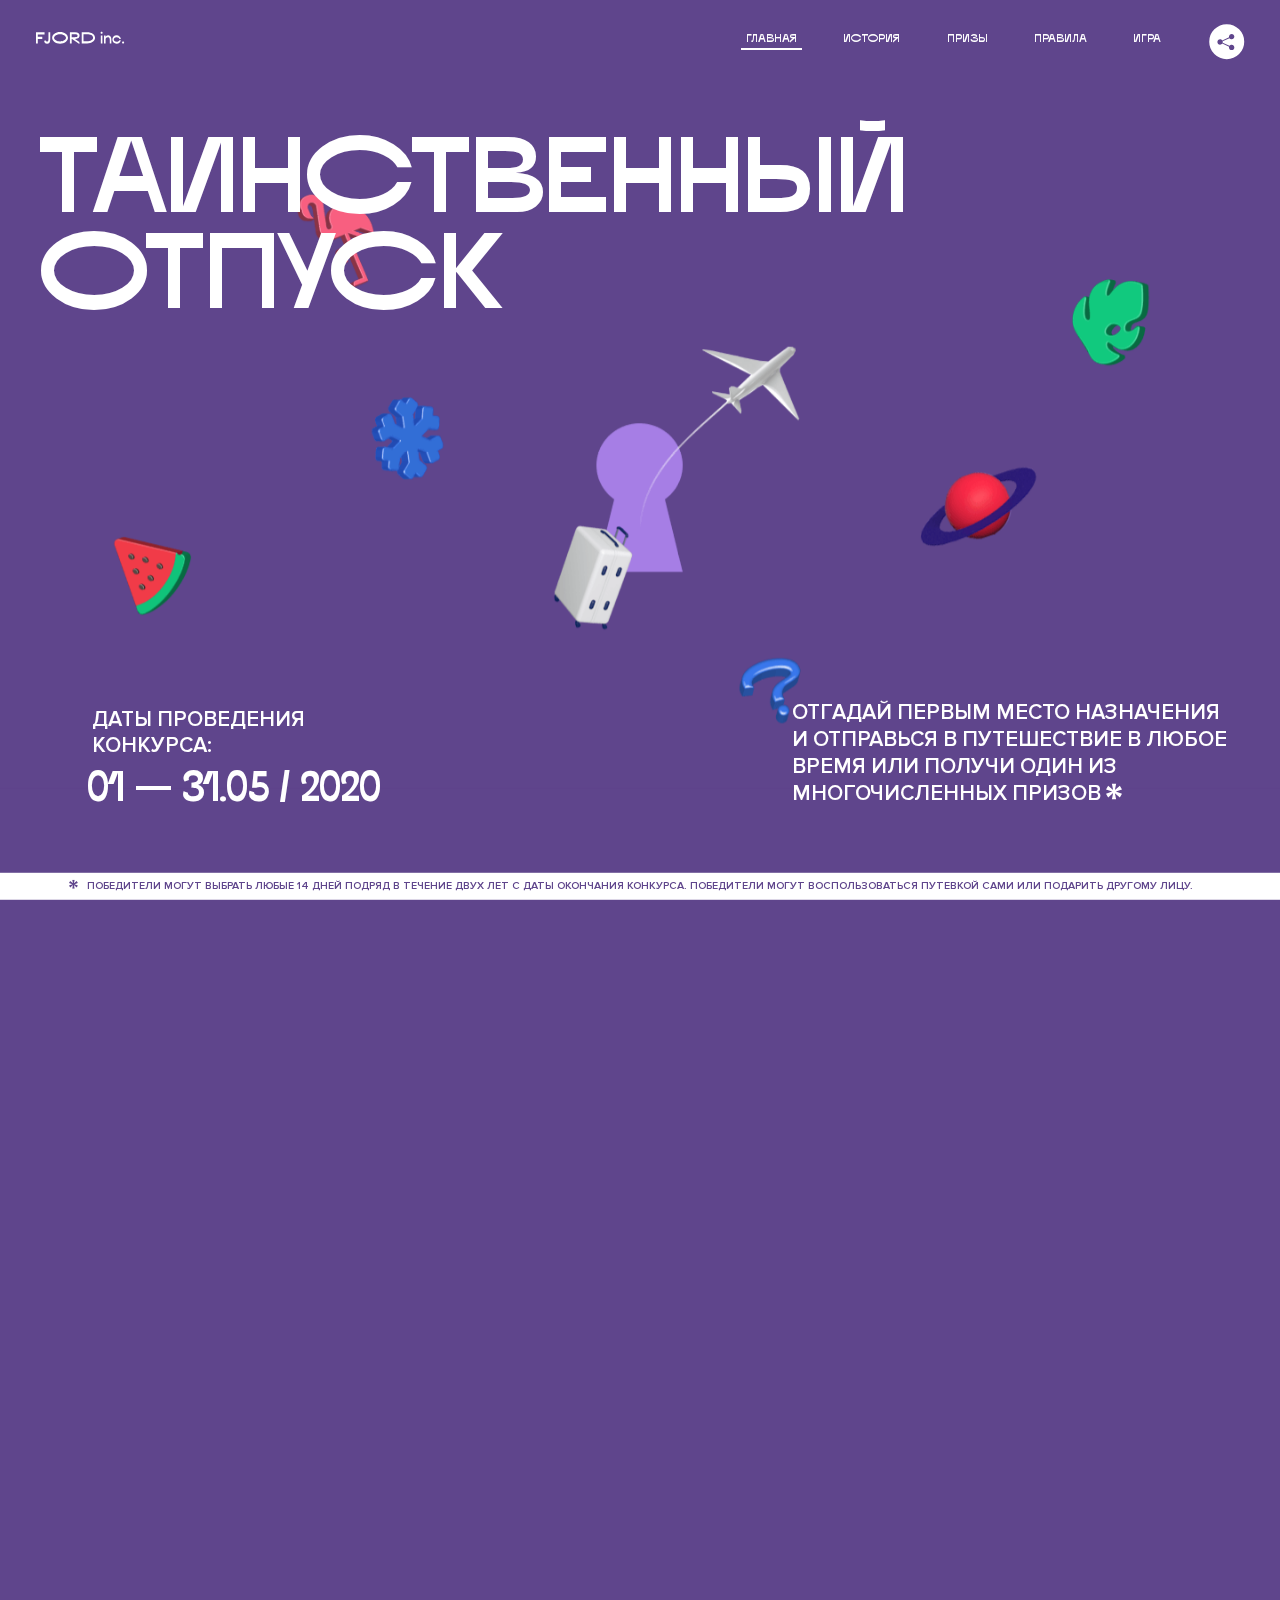
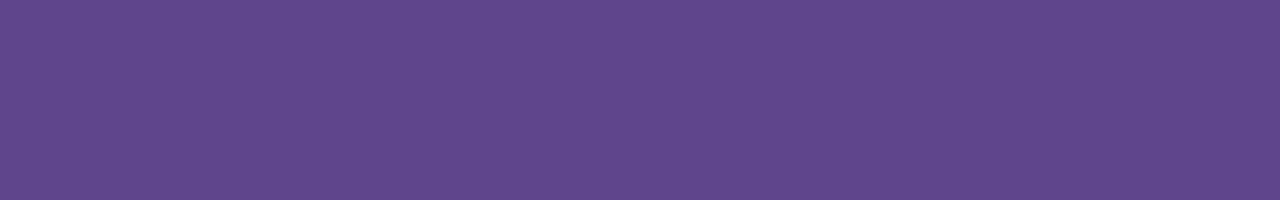
<file: 3/index.html>
<!DOCTYPE html>
<html lang="ru">
<head>
  <meta charset="UTF-8">
  <meta name="description" content="">
  <meta name="viewport" content="width=device-width, initial-scale=1.0">
  <meta http-equiv="X-UA-Compatible" content="ie=edge">
  <title>Mysterious Vacation</title>
<link href="css/style.min.css" rel="stylesheet">  <base href="https://htmlacademy-animation.github.io/1839631-magic-vacation-1/3/">
</head>
<body>

  <header class="page-header js-header">
    <div class="page-header__wrapper">
      <a href="#" class="page-header__logo" aria-label="Перейти на страницу FJORD.Inc">
        <svg width="100" height="15" viewBox="0 0 100 15" fill="none" xmlns="http://www.w3.org/2000/svg">
          <path d="M0.26 1.4V14H2.276V8.906H7.334V6.44H2.276V3.848H9.872V1.4H0.26ZM12.733 14.36C15.127 14.36 16.243 12.65 16.243 9.5V1.4H14.263V8.96C14.263 11.21 13.723 11.876 12.733 11.876C11.833 11.876 11.473 11.3 11.347 10.58L9.36702 10.94C9.63702 13.046 10.663 14.36 12.733 14.36ZM18.3918 7.7C18.3918 11.372 22.3878 14.36 27.3198 14.36C32.2518 14.36 36.2478 11.372 36.2478 7.7C36.2478 4.028 32.2518 1.04 27.3198 1.04C22.3878 1.04 18.3918 4.028 18.3918 7.7ZM20.6058 7.7C20.6058 5.378 23.6118 3.524 27.3198 3.524C30.9918 3.524 33.9798 5.378 33.9798 7.7C33.9798 10.004 30.9918 11.858 27.3198 11.858C23.6118 11.858 20.6058 10.004 20.6058 7.7ZM40.403 14V8.906H40.799L49.079 14.702V12.38L44.039 8.906H44.201C47.999 8.906 49.277 7.304 49.277 5.162C49.277 3.092 47.999 1.4 44.201 1.4H38.387V14H40.403ZM43.535 3.722C45.785 3.722 47.045 4.136 47.045 5.432C47.045 6.764 45.785 7.034 43.535 7.034H40.403V3.722H43.535ZM51.6936 1.382V14H57.8676C62.7456 14 66.7236 11.534 66.7236 7.7C66.7236 3.848 62.7456 1.382 57.8676 1.382H51.6936ZM53.7096 11.624V3.722H57.5436C61.5396 3.722 64.4916 5.018 64.4916 7.7C64.4916 10.238 61.5396 11.624 57.5436 11.624H53.7096ZM73.1832 14.018H74.9832V5H73.1832V14.018ZM72.9132 1.976C72.9132 2.57 73.3992 3.092 74.0832 3.092C74.7492 3.092 75.2352 2.57 75.2352 1.976C75.2352 1.382 74.7672 0.805999 74.0832 0.805999C73.3812 0.805999 72.9132 1.382 72.9132 1.976ZM76.7867 14H78.5687V9.104C78.7487 8.006 79.5947 6.962 81.0887 6.962C82.1147 6.962 83.2667 7.448 83.2667 9.554V14H85.0487V9.014C85.0487 6.152 83.2307 4.73 81.3587 4.73C79.9187 4.73 79.0727 5.558 78.5687 6.854V5H76.7867V14ZM90.9898 14.27C93.5098 14.27 95.3818 12.506 95.7238 10.328H94.0498C93.7258 11.3 92.6998 12.02 90.9898 12.02C88.8478 12.02 87.7678 10.922 87.7678 9.59C87.7678 8.24 88.8478 6.962 90.9898 6.962C92.7538 6.962 93.7978 7.844 94.0858 8.924H95.7418C95.4358 6.71 93.6178 4.73 90.9898 4.73C88.0918 4.73 86.1298 7.124 86.1298 9.59C86.1298 12.074 88.1278 14.27 90.9898 14.27ZM97.0693 12.938C97.0693 13.658 97.5553 14.144 98.2753 14.144C98.9953 14.144 99.4813 13.658 99.4813 12.938C99.4813 12.2 98.9953 11.714 98.2753 11.714C97.5553 11.714 97.0693 12.2 97.0693 12.938Z" fill="currentColor"></path>
        </svg>
      </a>
      <button class="page-header__toggler js-menu-toggler" type="button" aria-label="Управление мобильным меню"><span>Меню</span></button>
      <nav class="page-header__nav">
        <div class="page-header__menu js-menu" id="menu">
          <ul>
            <li>
              <a class="js-menu-link active" href="#top" data-href="top">главная</a>
            </li>
            <li>
              <a class="js-menu-link" href="#story" data-href="story">история</a>
            </li>
            <li>
              <a class="js-menu-link" href="#prizes" data-href="prizes">призы</a>
            </li>
            <li>
              <a class="js-menu-link" href="#rules" data-href="rules">правила</a>
            </li>
            <li>
              <a class="js-menu-link" href="#game" data-href="game">игра</a>
            </li>
          </ul>
        </div>
        <div class="page-header__social">
          <div class="social-block js-social-block">
            <button class="social-block__toggler" aria-label="Управлять блоком с социальными кнопками">
              <svg width="26" height="22" viewBox="0 0 27 22" fill="none" xmlns="http://www.w3.org/2000/svg">
                <path d="M19.6721 7.43664C21.6273 7.43664 23.213 5.85095 23.213 3.89566C23.213 1.94037 21.6273 0.354675 19.6721 0.354675C17.7168 0.354675 16.1311 1.94037 16.1311 3.89566C16.1311 4.19968 16.1728 4.49178 16.2458 4.77345L7.21751 8.95527C6.57519 8.05214 5.52303 7.46049 4.33078 7.46049C2.37549 7.46049 0.789795 9.04618 0.789795 11.0015C0.789795 12.9568 2.37549 14.5425 4.33078 14.5425C5.52303 14.5425 6.57668 13.9508 7.21751 13.0477L16.2458 17.2295C16.1743 17.5112 16.1311 17.8033 16.1311 18.1073C16.1311 20.0626 17.7168 21.6483 19.6721 21.6483C21.6273 21.6483 23.213 20.0626 23.213 18.1073C23.213 16.152 21.6273 14.5663 19.6721 14.5663C18.4798 14.5663 17.4262 15.158 16.7853 16.0611L7.75701 11.8793C7.82854 11.5976 7.87176 11.3055 7.87176 11.0015C7.87176 10.6974 7.83003 10.4053 7.75701 10.1237L16.7853 5.94186C17.4262 6.84499 18.4783 7.43664 19.6721 7.43664Z" fill="currentColor"></path>
              </svg>
            </button>
            <ul class="social-block__list">
              <li>
                <a class="social-block__link social-block__link--fb" href="#" aria-label="Мы на Facebook">
                  <svg width="8" height="17" viewBox="0 0 8 17" fill="none" xmlns="http://www.w3.org/2000/svg">
                    <path d="M4.24646 16.9899H1.09275L1.05793 8.49828H0V5.30707H1.05793V3.81124C1.05793 1.42084 2.57654 0 5.21735 0H7.41758V3.18585H5.30841C4.28262 3.18585 4.2478 3.48582 4.2478 4.24914V5.30707H7.42964L7.16716 8.49828H4.2478V16.9899H4.24646Z" fill="currentColor"></path>
                  </svg>
                </a>
              </li>
              <li>
                <a class="social-block__link social-block__link--insta" href="#" aria-label="Мы в Instagram">
                  <svg width="15" height="15" viewBox="0 0 15 15" fill="none" xmlns="http://www.w3.org/2000/svg">
                    <path d="M11.0197 0H4.19806C2.14246 0 0.471191 1.66993 0.471191 3.72285V10.5499C0.471191 12.6082 2.14112 14.2727 4.19806 14.2727H11.0197C13.0753 14.2727 14.7466 12.6082 14.7466 10.5499V3.72285C14.7466 1.67127 13.0753 0 11.0197 0ZM11.0197 12.4849H4.19806C3.13076 12.4849 2.26432 11.6158 2.26432 10.5512V3.72419C2.26432 2.65956 3.13076 1.79715 4.19806 1.79715H11.0197C12.087 1.79715 12.9535 2.6609 12.9535 3.72419V10.5512C12.9535 11.6145 12.087 12.4849 11.0197 12.4849Z" fill="currentColor"></path>
                    <path d="M7.60887 3.11084C5.38989 3.11084 3.58203 4.9187 3.58203 7.14036C3.58203 9.35532 5.38989 11.1645 7.60887 11.1645C9.83053 11.1645 11.6357 9.35666 11.6357 7.14036C11.6357 4.9187 9.83053 3.11084 7.60887 3.11084ZM7.60887 9.36871C6.37551 9.36871 5.37784 8.37372 5.37784 7.14036C5.37784 5.90699 6.37551 4.90665 7.60887 4.90665C8.83822 4.90665 9.84259 5.90833 9.84259 7.14036C9.84392 8.37238 8.83822 9.36871 7.60887 9.36871Z" fill="currentColor"></path>
                    <path d="M11.3573 2.35962C10.8256 2.35962 10.3931 2.79752 10.3931 3.32381C10.3931 3.85546 10.8256 4.29336 11.3573 4.29336C11.8862 4.29336 12.3215 3.85546 12.3215 3.32381C12.3215 2.79752 11.8862 2.35962 11.3573 2.35962Z" fill="currentColor"></path>
                  </svg>
                </a>
              </li>
              <li>
                <a class="social-block__link social-block__link--vk" href="#" aria-label="Мы ВКонтакте">
                  <svg width="17" height="10" viewBox="0 0 17 10" fill="none" xmlns="http://www.w3.org/2000/svg">
                    <path d="M14.1234 4.9002C14.1234 4.9002 16.3623 1.72708 16.5866 0.680242C16.6595 0.312285 16.4947 0.103188 16.1069 0.103188C16.1069 0.103188 14.8193 0.103188 14.168 0.103188C13.7235 0.103188 13.5587 0.293278 13.4235 0.579768C13.4235 0.579768 12.3724 2.82553 11.0969 4.24712C10.6861 4.70333 10.4781 4.84318 10.2511 4.84318C10.0646 4.84318 9.98625 4.6911 9.98625 4.27834V0.649016C9.98625 0.147997 9.92545 0.00135496 9.5066 0.00135496H6.39628C6.15578 0.00135496 6.0085 0.134417 6.0085 0.324506C6.0085 0.801084 6.73406 0.908351 6.73406 2.20231V4.87305C6.73406 5.40529 6.70569 5.61575 6.45303 5.61575C5.78016 5.61575 4.19528 3.30618 3.30623 0.678887C3.12923 0.145282 2.93737 0 2.43475 0H0.486409C0.205373 0 0 0.190085 0 0.476576C0 0.991172 0.60666 3.40801 2.99277 6.64358C4.59927 8.8201 6.70569 10 8.60269 10C9.76196 10 10.0416 9.80312 10.0416 9.31432V7.63883C10.0416 7.22607 10.2065 7.04956 10.4429 7.04956C10.7078 7.04956 11.1847 7.13238 12.2805 8.22268C13.5843 9.47862 13.6762 10 14.3896 10H16.5676C16.7919 10 17 9.89273 17 9.52342C17 9.02919 16.3623 8.15343 15.384 7.10659C14.9801 6.56755 14.3302 5.98914 14.1248 5.72301C13.8275 5.40801 13.9154 5.23014 14.1234 4.9002Z" fill="currentColor"></path>
                  </svg>
                </a>
              </li>
            </ul>
          </div>
        </div>
      </nav>
    </div>
  </header>

  <main class="page-content">

    <section class="animation-screen"></section>

    <section class="screen screen--hidden screen--intro" id="top">
      <div class="screen__wrapper">
        <div class="intro">
          <h1 class="intro__title">Таинственный отпуск</h1>
          <div class="intro__content">
            <div class="intro__info">
              <p class="intro__label">Даты проведения конкурса:</p>
              <p class="intro__date">01 — 31.05 / 2020</p>
            </div>
            <div class="intro__message">
              <p>
                Отгадай первым место назначения и&nbsp;отправься в&nbsp;путешествие в&nbsp;любое время или получи один из многочисленных призов
                <svg width="16" height="16" viewBox="0 0 10 10" fill="none" xmlns="http://www.w3.org/2000/svg">
                  <path d="M0 6.35337L3.90271 4.99012L0 3.64663L1.34615 1.32374L4.44287 4.01073L3.67364 0H6.34615L5.57692 4.01073L8.65385 1.32374L10 3.64663L6.13405 4.99012L10 6.35337L8.65385 8.65651L5.57692 5.98927L6.34615 10H3.67364L4.44287 5.96952L1.34615 8.65651L0 6.35337Z" fill="currentColor"></path>
                </svg>
              </p>
            </div>
          </div>
        </div>
      </div>
      <div class="screen__footer js-footer">
        <button class="screen__footer-enlarge js-footer-toggler" type="button" aria-label="Показать сообщение">
          <svg width="10" height="10" viewBox="0 0 10 10" fill="none" xmlns="http://www.w3.org/2000/svg">
            <path d="M0 6.35337L3.90271 4.99012L0 3.64663L1.34615 1.32374L4.44287 4.01073L3.67364 0H6.34615L5.57692 4.01073L8.65385 1.32374L10 3.64663L6.13405 4.99012L10 6.35337L8.65385 8.65651L5.57692 5.98927L6.34615 10H3.67364L4.44287 5.96952L1.34615 8.65651L0 6.35337Z" fill="currentColor"></path>
          </svg>
        </button>
        <button class="screen__footer-collapse js-footer-toggler" type="button" aria-label="Скрыть сообщение">
          <svg width="13" height="13" viewBox="0 0 13 13" fill="none" xmlns="http://www.w3.org/2000/svg">
            <line x1="12.3536" y1="0.353553" x2="0.738349" y2="11.9688" stroke="currentColor"></line>
            <line x1="0.738319" y1="0.539925" x2="12.3535" y2="12.1551" stroke="currentColor"></line>
          </svg>
        </button>
        <div class="screen__footer-wrapper">
          <div class="screen__footer-announce">
            <p class="screen__footer-label">Даты проведения конкурса:</p>
            <p class="screen__footer-date">01 — 31.05 / 2020</p>
          </div>
          <div class="screen__footer-note">
            <p>
              <svg width="10" height="10" viewBox="0 0 10 10" fill="none" xmlns="http://www.w3.org/2000/svg">
                <path d="M0 6.35337L3.90271 4.99012L0 3.64663L1.34615 1.32374L4.44287 4.01073L3.67364 0H6.34615L5.57692 4.01073L8.65385 1.32374L10 3.64663L6.13405 4.99012L10 6.35337L8.65385 8.65651L5.57692 5.98927L6.34615 10H3.67364L4.44287 5.96952L1.34615 8.65651L0 6.35337Z" fill="currentColor"></path>
              </svg>
              <span>Победители могут выбрать любые 14 дней подряд в&nbsp;течение двух лет с&nbsp;даты окончания конкурса. Победители могут воспользоваться путевкой сами или подарить другому лицу.</span>
            </p>
          </div>
        </div>
      </div>
    </section>

    <section class="screen screen--hidden screen--story" id="story">

      <div class="slider swiper-container js-slider">

        <div class="swiper-wrapper">

          <div class="slider__item swiper-slide">
            <h2 class="slider__item-title">История</h2>
            <p class="slider__item-text">Джеймс Таргет был основателем компании &laquo;Fjord Inc.&raquo;. С&nbsp;1965 года &laquo;Fjord Inc.&raquo; прославилась надёжными и&nbsp;удобными чемоданами и&nbsp;аксессуарами для туристов.</p>
          </div>

          <div class="slider__item swiper-slide">
            <p class="slider__item-text">Когда Джеймсу было 7&nbsp;лет, в&nbsp;их&nbsp;доме гостил дядюшка и&nbsp;развлекал детей рассказами о&nbsp;своей поездке в&nbsp;место, показавшееся малышу Таргету невероятным. Тогда Джеймс решил, что однажды посетит его, но&nbsp;не&nbsp;будет рассказывать о&nbsp;мечте, пока не&nbsp;осуществит.</p>
          </div>

          <div class="slider__item swiper-slide">
            <p class="slider__item-text">Джеймс Таргет стал увлеченным путешественником. Он&nbsp;посетил 5&nbsp;континентов, 126&nbsp;стран.</p>
          </div>

          <div class="slider__item swiper-slide">
            <p class="slider__item-text">Он&nbsp;сплавлялся по&nbsp;Амазонке и&nbsp;погружался в&nbsp;пещеры Франции, медитировал в&nbsp;горах Тибета и&nbsp;пожимал руку вождя племени Акугауа.</p>
          </div>

          <div class="slider__item swiper-slide">
            <p class="slider__item-text">Из&nbsp;своих поездок Джеймс Таргет привозил идеи, как сделать свои чемоданы &laquo;Fjord Inc.&raquo; удобными и&nbsp;приспособленными к&nbsp;разным дорожным условиям.</p>
          </div>

          <div class="slider__item swiper-slide">
            <p class="slider__item-text">Всё это время Джеймс не&nbsp;оставлял идею поездки своей мечты. Однако, как только он&nbsp;брался за&nbsp;планирование, возникали препятствия, не&nbsp;позволяющие отправиться туда.</p>
          </div>

          <div class="slider__item swiper-slide">
            <p class="slider__item-text">В&nbsp;возрасте 67&nbsp;лет Джеймс Таргет попал под лавину и&nbsp;погиб. В&nbsp;своём завещании он&nbsp;поручил отправить в&nbsp;заветное путешествие трёх смельчаков, единых с&nbsp;ним духом.</p>
          </div>

          <div class="slider__item swiper-slide">
            <p class="slider__item-text">Тех, кто сможет узнать таинственное место, задавая вопросы специально обученному ИИ&nbsp;&laquo;Соне&raquo;, ждет фантастическое путешествие.</p>
          </div>
        </div>
        <div class="slider__controls">
          <button class="slider__control slider__control--prev js-control-prev" type="button" aria-label="Показать предыдущую историю">
            <svg width="12" height="22" viewBox="0 0 12 22" fill="none" xmlns="http://www.w3.org/2000/svg">
              <path d="M11 1L1 11L11 21" stroke="currentColor" stroke-width="2" stroke-linejoin="round"></path>
            </svg>
          </button>
          <button class="slider__control slider__control--next js-control-next" type="button" aria-label="Показать следующую историю">
            <svg width="12" height="22" viewBox="0 0 12 22" fill="none" xmlns="http://www.w3.org/2000/svg">
              <path d="M1 1L11 11L1 21" stroke="currentColor" stroke-width="2" stroke-linejoin="round"></path>
            </svg>
          </button>
        </div>
        <div class="slider__pagination swiper-pagination"></div>
      </div>
    </section>

    <section class="screen screen--hidden screen--prizes" id="prizes">
      <div class="screen__wrapper">
        <div class="prizes">
          <h2 class="prizes__title">Призы</h2>
          <div class="prizes__lead">
            <p>Найди ответ и&nbsp;получи один из&nbsp;призов:</p>
          </div>
          <ul class="prizes__list">
            <li class="prizes__item prizes__item--journeys">
              <div class="prizes__icon">
                <picture>
                  <source srcset="img/prize1-mob.svg" media="(orientation: portrait)">
                  <img src="img/prize1.svg" alt="">
                </picture>
              </div>
              <p class="prizes__desc">
                <b>3</b>
                <span>загадочных путешествия</span>
              </p>
            </li>
            <li class="prizes__item prizes__item--cases">
              <div class="prizes__icon">
                <picture>
                  <source srcset="img/prize2-mob.svg" media="(orientation: portrait)">
                  <img src="img/prize2.svg" alt="">
                </picture>
              </div>
              <p class="prizes__desc">
                <b>7</b>
                <span>надежных чемоданов</span>
              </p>
            </li>
            <li class="prizes__item prizes__item--codes">
              <div class="prizes__icon">
                <picture>
                  <source srcset="img/prize3-mob.svg" media="(orientation: portrait)">
                  <img src="img/prize3.svg" alt="">
                </picture>
              </div>
              <p class="prizes__desc">
                <b>900</b>
                <span>
                  промокодов на&nbsp;скидку 15%
                  <svg width="10" height="10" viewBox="0 0 10 10" fill="none" xmlns="http://www.w3.org/2000/svg">
                    <path d="M0 6.35337L3.90271 4.99012L0 3.64663L1.34615 1.32374L4.44287 4.01073L3.67364 0H6.34615L5.57692 4.01073L8.65385 1.32374L10 3.64663L6.13405 4.99012L10 6.35337L8.65385 8.65651L5.57692 5.98927L6.34615 10H3.67364L4.44287 5.96952L1.34615 8.65651L0 6.35337Z" fill="currentColor"></path>
                  </svg>
                </span>
              </p>
            </li>
          </ul>
        </div>
      </div>
      <div class="screen__footer js-footer">
        <button class="screen__footer-enlarge js-footer-toggler" type="button" aria-label="Показать сообщение">
          <svg width="10" height="10" viewBox="0 0 10 10" fill="none" xmlns="http://www.w3.org/2000/svg">
            <path d="M0 6.35337L3.90271 4.99012L0 3.64663L1.34615 1.32374L4.44287 4.01073L3.67364 0H6.34615L5.57692 4.01073L8.65385 1.32374L10 3.64663L6.13405 4.99012L10 6.35337L8.65385 8.65651L5.57692 5.98927L6.34615 10H3.67364L4.44287 5.96952L1.34615 8.65651L0 6.35337Z" fill="currentColor"></path>
          </svg>
        </button>
        <button class="screen__footer-collapse js-footer-toggler" type="button" aria-label="Скрыть сообщение">
          <svg width="13" height="13" viewBox="0 0 13 13" fill="none" xmlns="http://www.w3.org/2000/svg">
            <line x1="12.3536" y1="0.353553" x2="0.738349" y2="11.9688" stroke="currentColor"></line>
            <line x1="0.738319" y1="0.539925" x2="12.3535" y2="12.1551" stroke="currentColor"></line>
          </svg>
        </button>
        <div class="screen__footer-wrapper">
          <div class="screen__footer-announce">
            <p class="screen__footer-label">Даты проведения конкурса:</p>
            <p class="screen__footer-date">01 — 31.05 / 2020</p>
          </div>
          <div class="screen__footer-note">
            <p>
              <svg width="10" height="10" viewBox="0 0 10 10" fill="none" xmlns="http://www.w3.org/2000/svg">
                <path d="M0 6.35337L3.90271 4.99012L0 3.64663L1.34615 1.32374L4.44287 4.01073L3.67364 0H6.34615L5.57692 4.01073L8.65385 1.32374L10 3.64663L6.13405 4.99012L10 6.35337L8.65385 8.65651L5.57692 5.98927L6.34615 10H3.67364L4.44287 5.96952L1.34615 8.65651L0 6.35337Z" fill="currentColor"></path>
              </svg>
              <span>Скидка&nbsp;15% на&nbsp;единоразовое приобретение путёвки с&nbsp;1&nbsp;июня 2020 по&nbsp;31&nbsp;мая 2022&nbsp;года. Суммируется с&nbsp;другими акциями</span>
            </p>
          </div>
        </div>
      </div>
    </section>

    <section class="screen screen--hidden screen--rules" id="rules">
      <div class="screen__wrapper">
        <div class="rules">
          <h2 class="rules__title">Правила</h2>
          <div class="rules__lead">
            <p>Для того чтобы получить наследство Джеймса Таргета, тебе нужно выведать у&nbsp;&laquo;Сони&raquo;, куда предстоит отправиться тебе в&nbsp;случае победы</p>
          </div>
          <ol class="rules__list">
            <li class="rules__item">
              <p>Тебе отводится <br>5&nbsp;минут</p>
            </li>
            <li class="rules__item">
              <p>Задавай любые вопросы в&nbsp;текстовом поле</p>
            </li>
            <li class="rules__item">
              <p>Нажимай кнопку &laquo;Узнать&raquo;, чтобы получить ответ</p>
            </li>
            <li class="rules__item">
              <p>&laquo;Соня&raquo; может отвечать только&nbsp;Да или Нет</p>
            </li>
          </ol>
          <a href="#game" class="rules__link btn">Погнали!</a>
        </div>
      </div>
      <div class="screen__disclaimer">
        <div class="disclaimer">
          <ul>
            <li>
              <a href="#">Правовая информация</a>
            </li>
            <li>
              <a href="#">Подробные правила</a>
            </li>
          </ul>
        </div>
      </div>
    </section>

    <section class="screen screen--hidden screen--game" id="game">
      <div class="screen__wrapper">
        <div class="game">
          <div class="game__header">
            <h2 class="game__title">Игра</h2>
            <div class="game__counter">
              <span>05</span>:<span>00</span>
            </div>
          </div>
          <div class="game__body">
            <div class="chat">
              <div class="chat__body js-chat">
                <ul class="chat__list" id="messages"></ul>
              </div>
              <div class="chat__footer">
                <form action="#" method="post" class="form" id="message-form">
                  <label for="message-field" class="visually-hidden">Поле для ввода вопроса</label>
                  <input type="text" class="form__field" id="message-field">
                  <button class="form__button btn">
                    Узнать
                    <svg width="18" height="19" viewBox="0 0 18 19" fill="none" xmlns="http://www.w3.org/2000/svg">
                      <path stroke="currentColor" stroke-width="2" d="M9 19V1"></path>
                      <path d="M1 9l8-8 8 8" stroke="currentColor" stroke-width="2" stroke-linejoin="round"></path>
                    </svg>
                  </button>
                </form>
              </div>
            </div>
          </div>
          <!-- временные кнопки для показа результата -->
          <div class="game__buttons">
            <button class="game__button btn js-show-result" type="button" data-target="result">Положительный результат</button>
            <button class="game__button btn js-show-result" type="button" data-target="result2">Положительный результат - 2</button>
            <button class="game__button btn js-show-result" type="button" data-target="result3">Отрицательный результат</button>
          </div>
        </div>
      </div>
    </section>

    <section class="screen screen--hidden screen--result" id="result">
      <div class="screen__wrapper">
        <div class="result result--trip">
          <div class="result__image">
            <picture>
              <source srcset="img/result1-mob.png 1x, img/result1-mob@2x.png 2x" media="(max-width: 768px) and (orientation: portrait)">
              <img src="img/result1.png" srcset="img/result1@2x.png 2x" alt="">
            </picture>
          </div>
          <h2 class="result__title">
            <span class="visually-hidden">ПОбеда!</span>
            <svg xmlns="http://www.w3.org/2000/svg" viewBox="0 0 568.85 109.24">
              <path d="M16,24.44V92H2.6V8H75V92H61.52V24.44H16Z" transform="translate(-2.1 -1.5)" fill="none" stroke="currentColor"></path>
              <path d="M148.76,5.6c32.88,0,59.52,19.92,59.52,44.4s-26.64,44.4-59.52,44.4S89.24,74.48,89.24,50,115.88,5.6,148.76,5.6Zm0,72.12c24.48,0,44.4-12.36,44.4-27.72s-19.92-27.84-44.4-27.84C124,22.16,104,34.52,104,50S124,77.72,148.76,77.72Z" transform="translate(-2.1 -1.5)" fill="none" stroke="currentColor"></path>
              <path d="M287.36,8V24.44H236v14.4h25.32c25.44,0,34,11.16,34,26.52,0,15.6-8.52,26.64-34,26.64H222.56V8h64.8ZM256.88,76.52c15.12,0,23.52-2,23.52-11.52S272,54.44,256.88,54.44H236V76.52h20.88Z" transform="translate(-2.1 -1.5)" fill="none" stroke="currentColor"></path>
              <path d="M371.47,8V24.44H320.84V41.6h33.6V58h-33.6V75.56h50.64V92H307.4V8h64.08Z" transform="translate(-2.1 -1.5)" fill="none" stroke="currentColor"></path>
              <path d="M382.39,110.24V75.56h7.44c4.56-4.68,7.8-18.36,8.76-56L399,8h48.6V75.56h10v34.68H442.87V92H397v18.24H382.39Zm51.72-34.68V24.44H411.55v3.12c-0.48,22.44-3.24,37.68-7.2,48h29.76Z" transform="translate(-2.1 -1.5)" fill="none" stroke="currentColor"></path>
              <path d="M463.75,92l28-84h27.12l28.08,84H533.47l-7.8-23.52h-37.8L480.07,92H463.75Zm56.64-40L507,11.84,493.51,52h26.88Z" transform="translate(-2.1 -1.5)" fill="none" stroke="currentColor"></path>
              <path d="M554.12,70.4L555.55,2H569l1.44,68.4H554.12Zm8.28,6.36c4.8,0,8,3.24,8,8.16a8,8,0,1,1-16.08,0C554.35,80,557.59,76.76,562.39,76.76Z" transform="translate(-2.1 -1.5)" fill="none" stroke="currentColor"></path>
            </svg>
          </h2>
          <div class="result__text">
            <p>ты&nbsp;отправляешься в&nbsp;Арктику!</p>
          </div>
          <div class="result__form">
            <form action="#" method="post" class="form form--result">
              <label for="email-field" class="form__label">зарегистрируй результат</label>
              <input type="email" class="form__field" id="email-field" placeholder="e-mail для регистации результата и получения приза" required="">
              <button class="form__button btn">
                отправить
                <svg width="18" height="19" viewBox="0 0 18 19" fill="none" xmlns="http://www.w3.org/2000/svg">
                  <path stroke="currentColor" stroke-width="2" d="M9 19V1"></path>
                  <path d="M1 9l8-8 8 8" stroke="currentColor" stroke-width="2" stroke-linejoin="round"></path>
                </svg>
              </button>
            </form>
          </div>
        </div>
      </div>
    </section>

    <section class="screen screen--hidden screen--result" id="result2">
      <div class="screen__wrapper">
        <div class="result result--prize">
          <div class="result__image">
            <picture>
              <source srcset="img/result2-mob.png 1x, img/result2-mob@2x.png 2x" media="(max-width: 768px) and (orientation: portrait)">
              <img src="img/result2.png" srcset="img/result2@2x.png 2x" alt="">
            </picture>
          </div>
          <h2 class="result__title">
            <span class="visually-hidden">ПОбеда!</span>
            <svg xmlns="http://www.w3.org/2000/svg" viewBox="0 0 568.85 109.24">
              <path d="M16,24.44V92H2.6V8H75V92H61.52V24.44H16Z" transform="translate(-2.1 -1.5)" fill="none" stroke="currentColor"></path>
              <path d="M148.76,5.6c32.88,0,59.52,19.92,59.52,44.4s-26.64,44.4-59.52,44.4S89.24,74.48,89.24,50,115.88,5.6,148.76,5.6Zm0,72.12c24.48,0,44.4-12.36,44.4-27.72s-19.92-27.84-44.4-27.84C124,22.16,104,34.52,104,50S124,77.72,148.76,77.72Z" transform="translate(-2.1 -1.5)" fill="none" stroke="currentColor"></path>
              <path d="M287.36,8V24.44H236v14.4h25.32c25.44,0,34,11.16,34,26.52,0,15.6-8.52,26.64-34,26.64H222.56V8h64.8ZM256.88,76.52c15.12,0,23.52-2,23.52-11.52S272,54.44,256.88,54.44H236V76.52h20.88Z" transform="translate(-2.1 -1.5)" fill="none" stroke="currentColor"></path>
              <path d="M371.47,8V24.44H320.84V41.6h33.6V58h-33.6V75.56h50.64V92H307.4V8h64.08Z" transform="translate(-2.1 -1.5)" fill="none" stroke="currentColor"></path>
              <path d="M382.39,110.24V75.56h7.44c4.56-4.68,7.8-18.36,8.76-56L399,8h48.6V75.56h10v34.68H442.87V92H397v18.24H382.39Zm51.72-34.68V24.44H411.55v3.12c-0.48,22.44-3.24,37.68-7.2,48h29.76Z" transform="translate(-2.1 -1.5)" fill="none" stroke="currentColor"></path>
              <path d="M463.75,92l28-84h27.12l28.08,84H533.47l-7.8-23.52h-37.8L480.07,92H463.75Zm56.64-40L507,11.84,493.51,52h26.88Z" transform="translate(-2.1 -1.5)" fill="none" stroke="currentColor"></path>
              <path d="M554.12,70.4L555.55,2H569l1.44,68.4H554.12Zm8.28,6.36c4.8,0,8,3.24,8,8.16a8,8,0,1,1-16.08,0C554.35,80,557.59,76.76,562.39,76.76Z" transform="translate(-2.1 -1.5)" fill="none" stroke="currentColor"></path>
            </svg>
          </h2>
          <div class="result__text">
            <p>чемодан &laquo;Fjord&nbsp;Inc.&raquo;&nbsp;твой</p>
          </div>
          <div class="result__form">
            <form action="#" method="post" class="form form--result">
              <label for="email-field2" class="form__label">зарегистрируй результат</label>
              <input type="email" class="form__field" id="email-field2" placeholder="e-mail для регистации результата и получения приза" required="">
              <button class="form__button btn">
                отправить
                <svg width="18" height="19" viewBox="0 0 18 19" fill="none" xmlns="http://www.w3.org/2000/svg">
                  <path stroke="currentColor" stroke-width="2" d="M9 19V1"></path>
                  <path d="M1 9l8-8 8 8" stroke="currentColor" stroke-width="2" stroke-linejoin="round"></path>
                </svg>
              </button>
            </form>
          </div>
        </div>
      </div>
    </section>

    <section class="screen screen--hidden screen--result" id="result3">
      <div class="screen__wrapper">
        <div class="result result--negative">
          <div class="result__image">
            <picture>
              <source srcset="img/result3-mob.png 1x, img/result3-mob@2x.png 2x" media="(max-width: 768px) and (orientation: portrait)">
              <img src="img/result3.png" srcset="img/result3@2x.png 2x" alt="">
            </picture>
          </div>
          <h2 class="result__title">
            <span class="visually-hidden">Не угадал!</span>
            <svg xmlns="http://www.w3.org/2000/svg" viewBox="0 0 660.77 109.24">
              <path d="M2.66,92V8H16.1V42.2H53.3V8H66.74V92H53.3V58.64H16.1V92H2.66Z" transform="translate(-2.16 -1.5)" fill="none" stroke="currentColor"></path>
              <path d="M147.62,8V24.44H97V41.6h33.6V58H97V75.56h50.64V92H83.54V8h64.08Z" transform="translate(-2.16 -1.5)" fill="none" stroke="currentColor"></path>
              <path d="M199.22,8l20.52,42.36L235.34,8h16.44l-31,84H204.38l9.48-25.92L185.78,8h13.44Z" transform="translate(-2.16 -1.5)" fill="none" stroke="currentColor"></path>
              <path d="M273.74,24.44V92H260.3V8h50.16V24.44H273.74Z" transform="translate(-2.16 -1.5)" fill="none" stroke="currentColor"></path>
              <path d="M307.1,92l28-84h27.12l28.08,84H376.82L369,68.48h-37.8L323.42,92H307.1Zm56.64-40L350.3,11.84,336.86,52h26.88Z" transform="translate(-2.16 -1.5)" fill="none" stroke="currentColor"></path>
              <path d="M396.38,110.24V75.56h7.44c4.56-4.68,7.8-18.36,8.76-56L412.94,8h48.6V75.56h10v34.68H456.86V92H411v18.24H396.38ZM448.1,75.56V24.44H425.54v3.12c-0.48,22.44-3.24,37.68-7.2,48H448.1Z" transform="translate(-2.16 -1.5)" fill="none" stroke="currentColor"></path>
              <path d="M477.74,92l28-84h27.12L560.9,92H547.46l-7.8-23.52h-37.8L494.06,92H477.74Zm56.64-40-13.44-40.2L507.5,52h26.88Z" transform="translate(-2.16 -1.5)" fill="none" stroke="currentColor"></path>
              <path d="M568.7,76.88a13.77,13.77,0,0,0,5,1c6.6,0,10.44-6.24,12-58.32L586.22,8h46.2V92H619V24.44H598.82l-0.12,3.12C597.14,81,589,94.4,573.74,94.4a28.55,28.55,0,0,1-6.72-.84Z" transform="translate(-2.16 -1.5)" fill="none" stroke="currentColor"></path>
              <path d="M646.1,70.4L647.54,2H661l1.44,68.4H646.1Zm8.28,6.36c4.8,0,8,3.24,8,8.16a8,8,0,0,1-16.08,0C646.34,80,649.58,76.76,654.38,76.76Z" transform="translate(-2.16 -1.5)" fill="none" stroke="currentColor"></path>
            </svg>
          </h2>
          <button class="result__button js-play" type="button">
            не сдавайся!
            <span>
              <svg width="27" height="22" viewBox="0 0 27 22" fill="none" xmlns="http://www.w3.org/2000/svg">
                <path d="M10.6899 1.47998C5.42992 1.47998 1.16992 5.73998 1.16992 11C1.16992 16.26 5.42992 20.52 10.6899 20.52C15.9499 20.52 20.2099 16.26 20.2099 11V7.13998" stroke="currentColor" stroke-width="2" stroke-miterlimit="10"></path>
                <path d="M15.1099 12.5099L20.1499 7.13989L25.3099 12.6299" stroke="currentColor" stroke-width="2" stroke-miterlimit="10" stroke-linejoin="round"></path>
              </svg>
            </span>
          </button>
        </div>
      </div>
    </section>

    <div class="overlay"></div>

  </main>

<script src="js/script.js"></script></body>
</html>
</file>
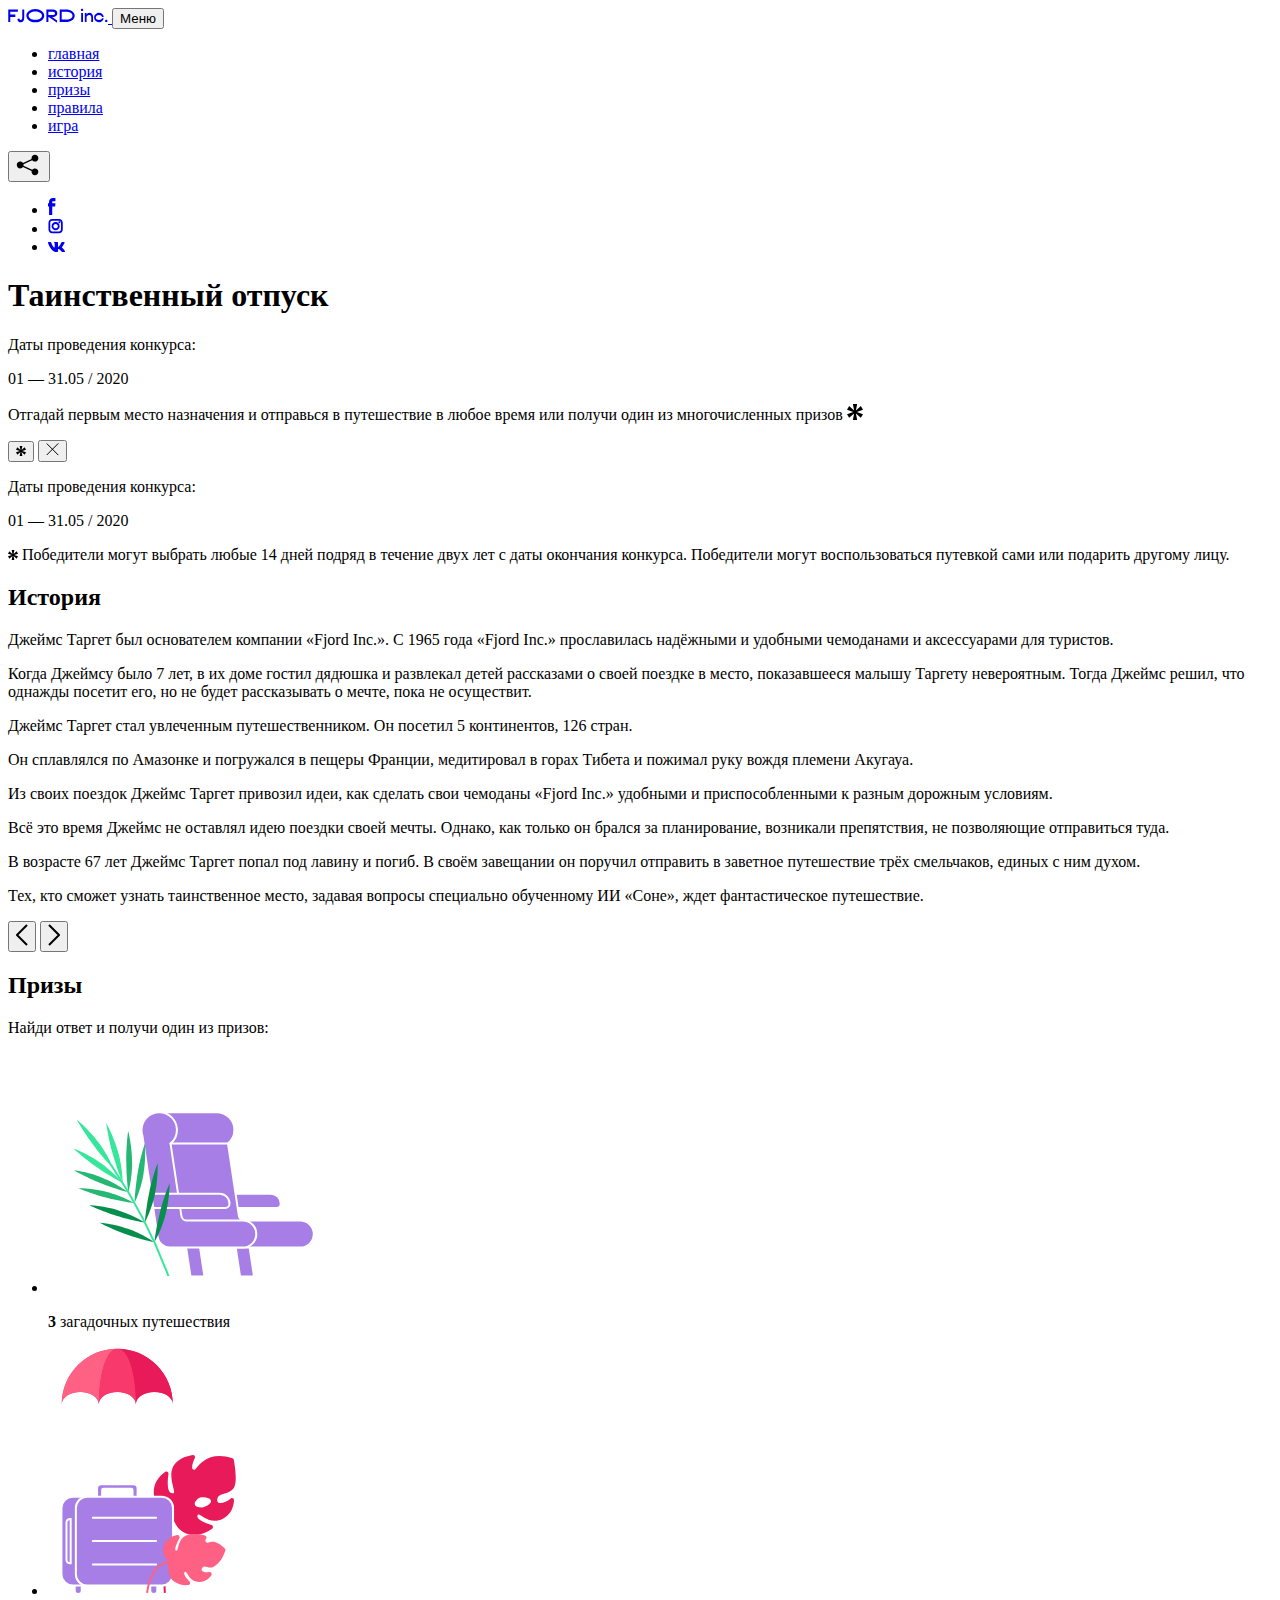
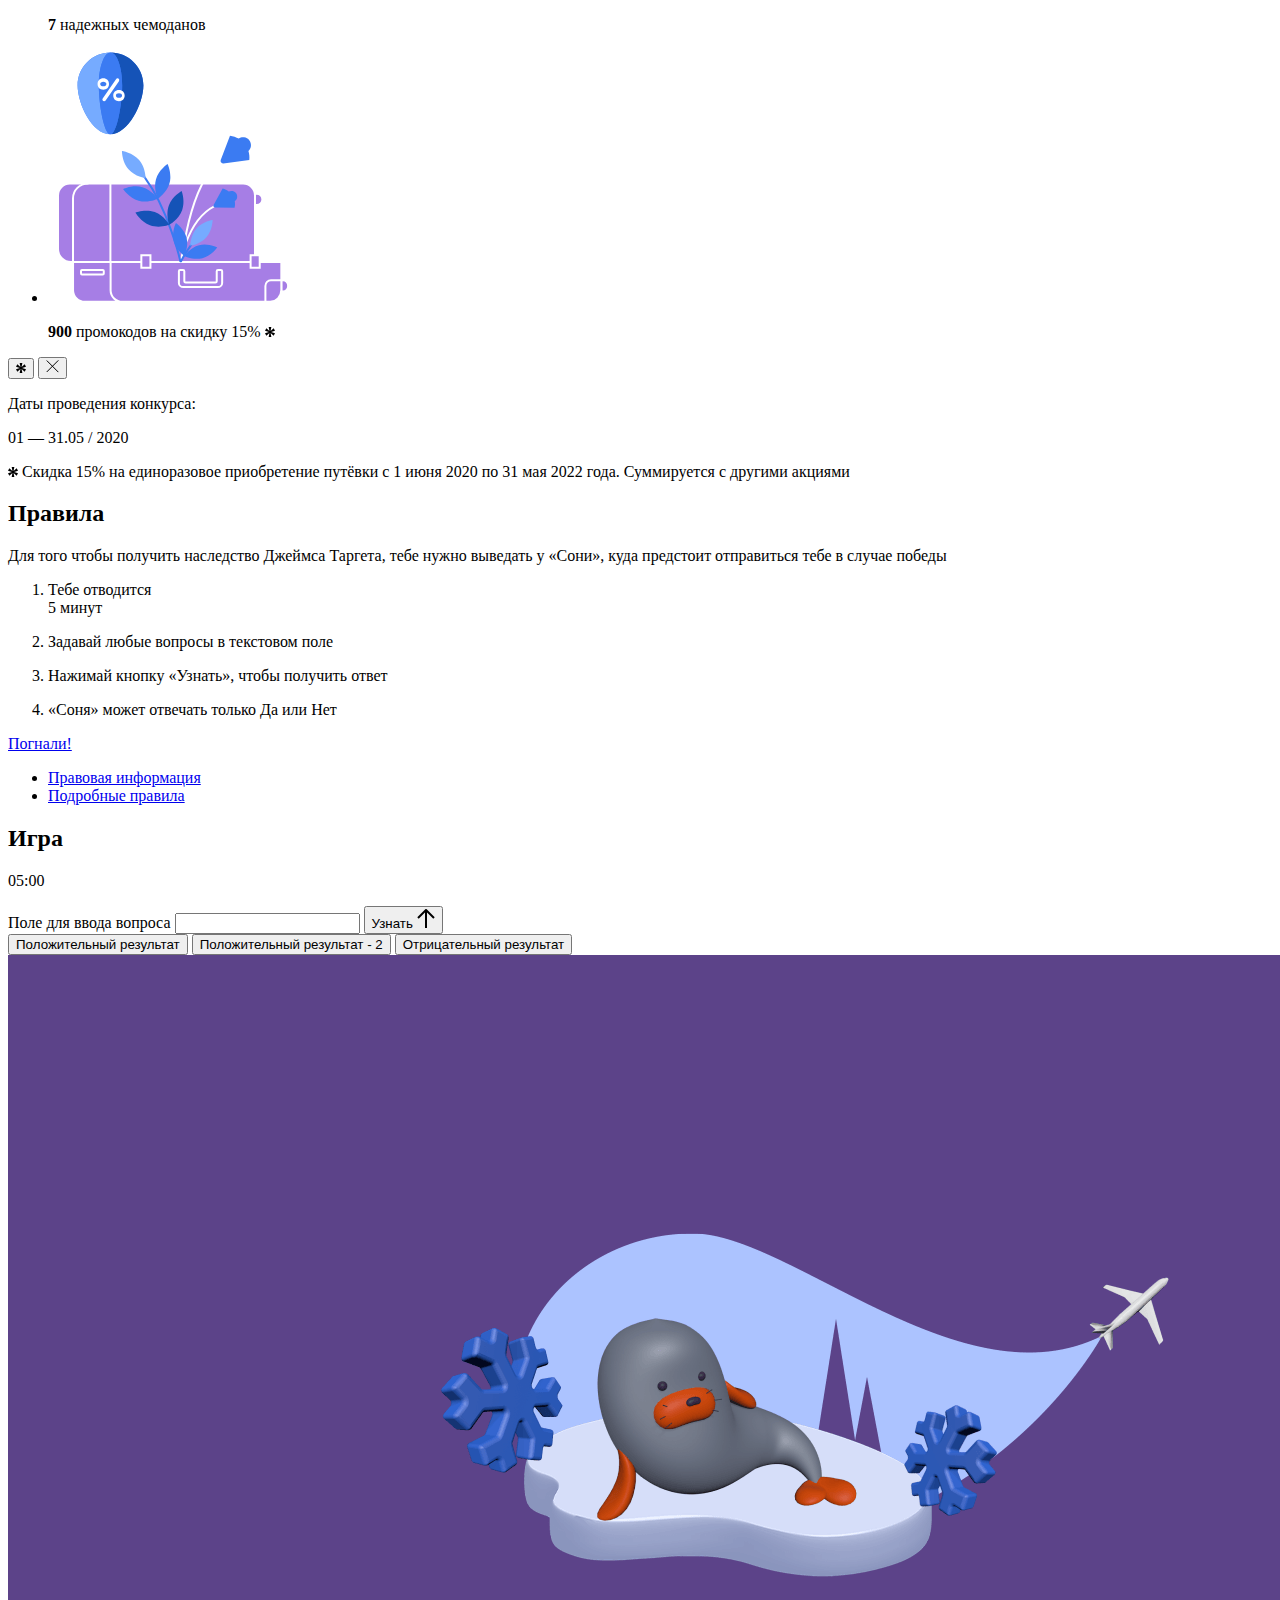
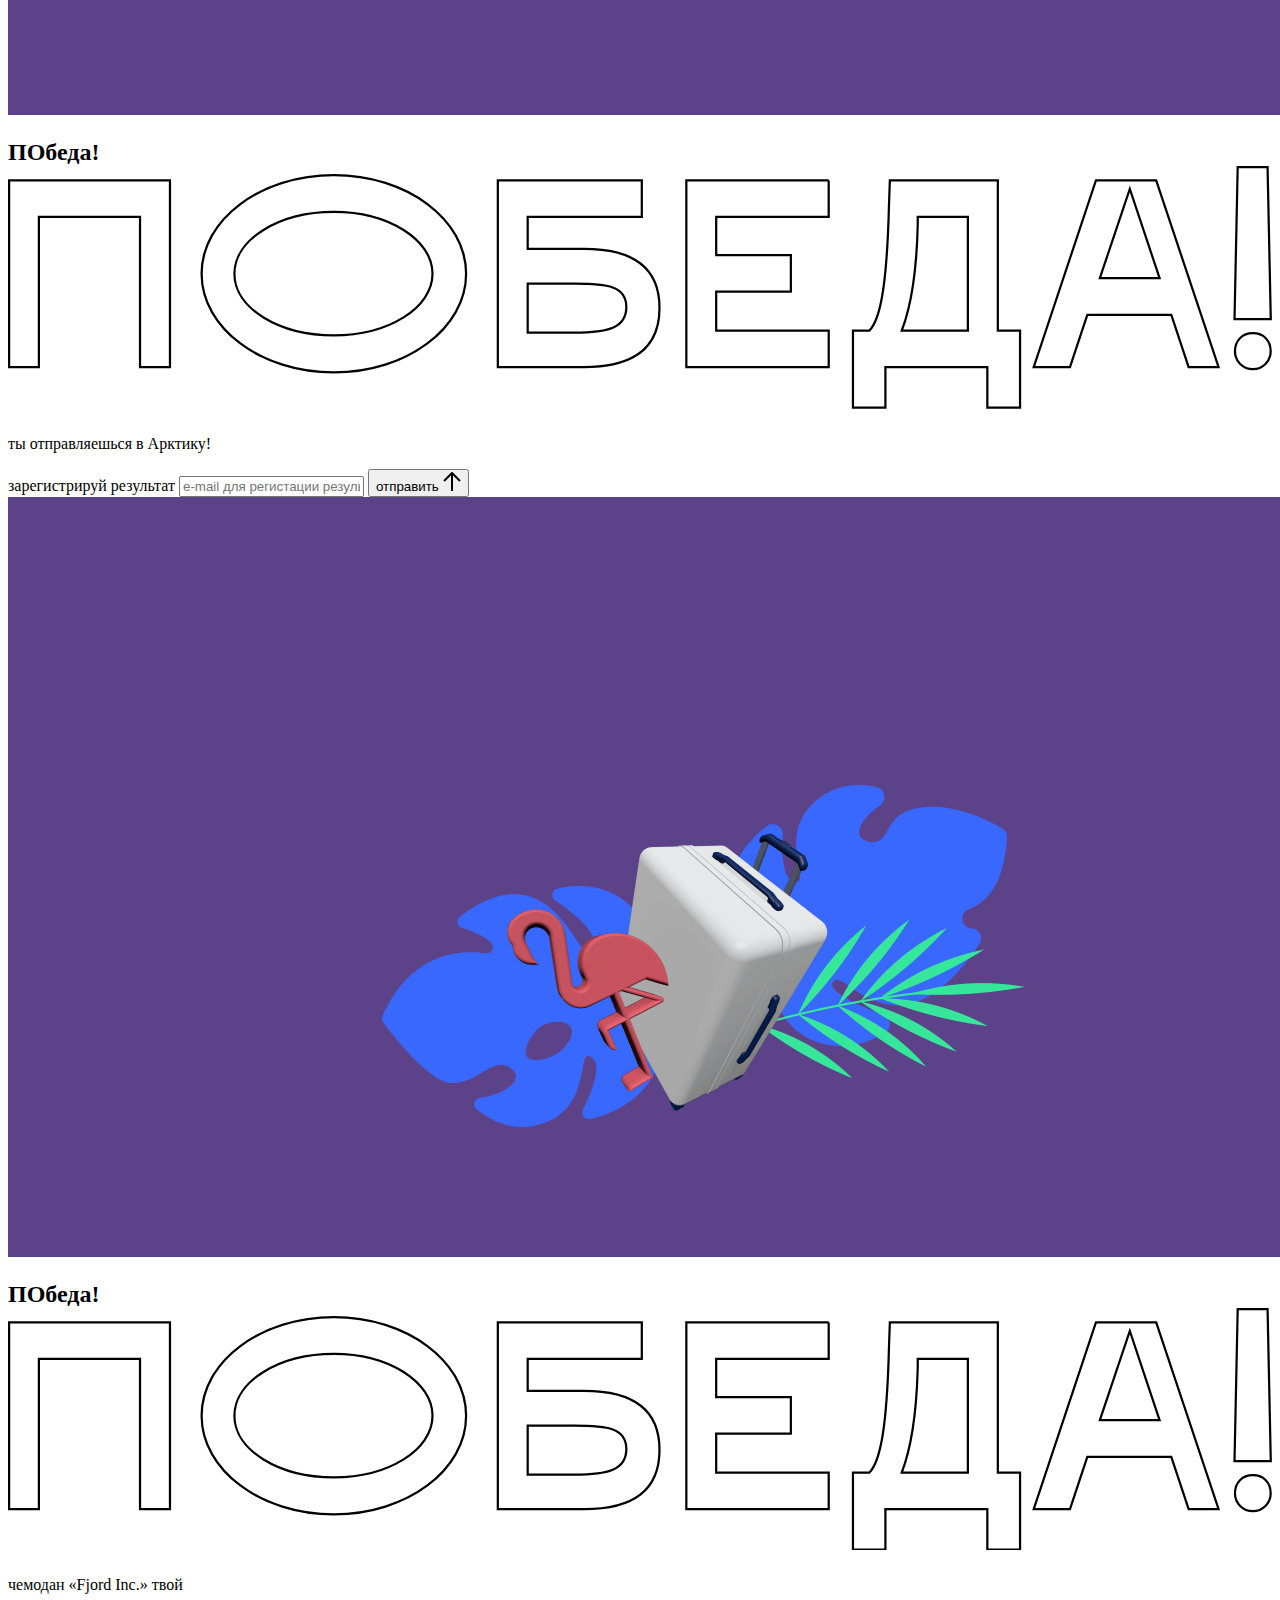
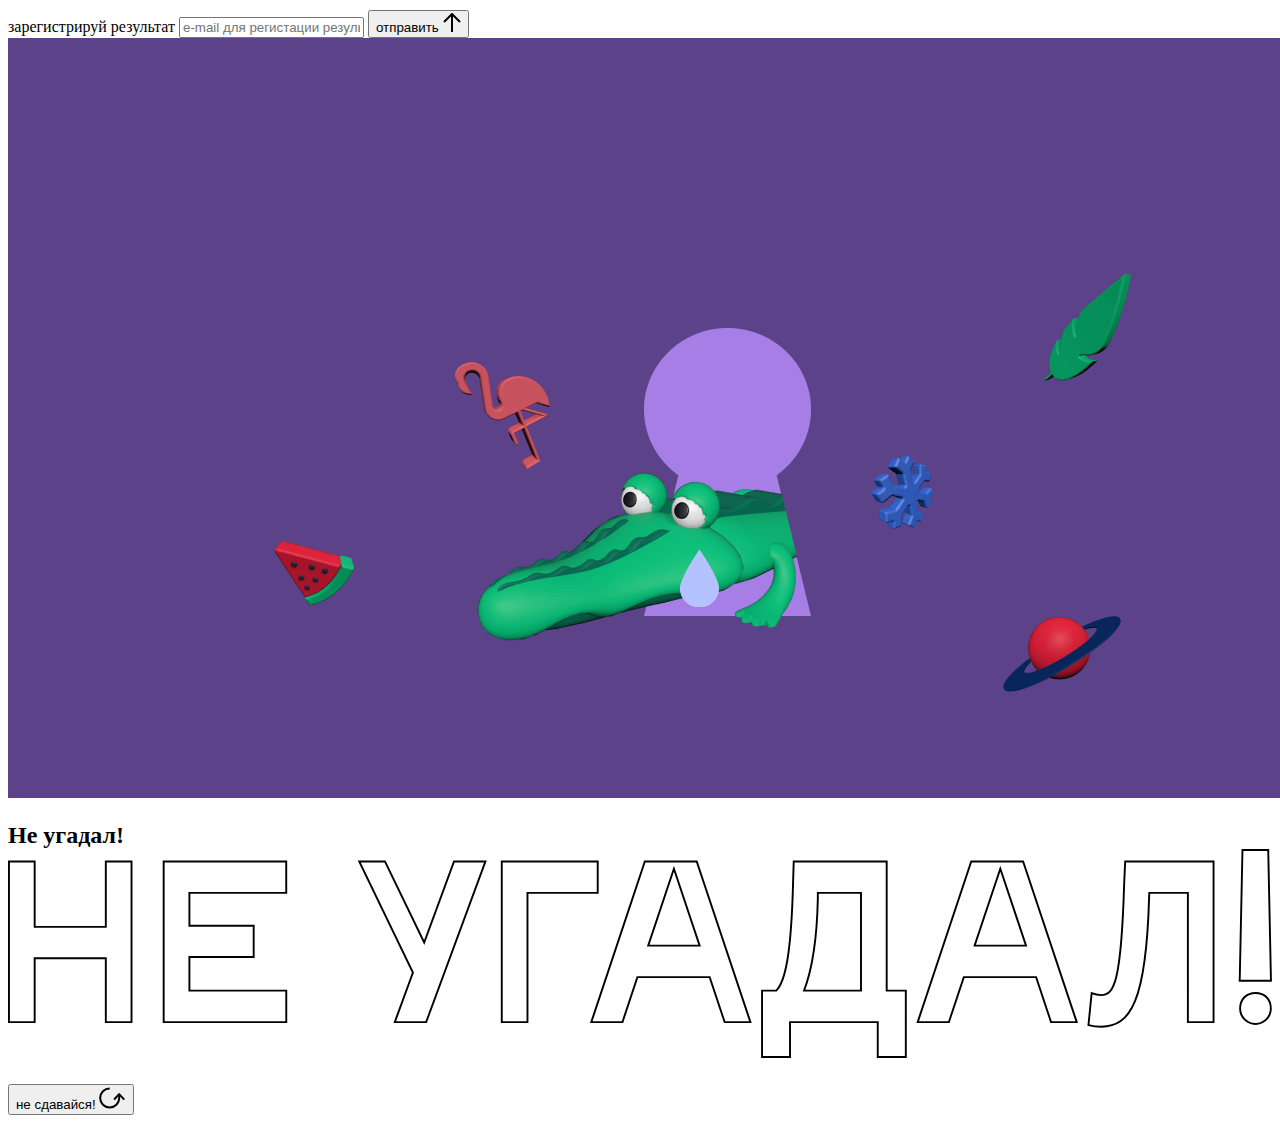
<file: source/index.html>
<!DOCTYPE html>
<html lang="ru">
<head>
  <meta charset="UTF-8">
  <meta name="description" content="">
  <meta name="viewport" content="width=device-width, initial-scale=1.0">
  <meta http-equiv="X-UA-Compatible" content="ie=edge">
  <title>Mysterious Vacation</title>
</head>
<body>

  <header class="page-header js-header">
    <div class="page-header__wrapper">
      <a href="#" class="page-header__logo" aria-label="Перейти на страницу FJORD.Inc">
        <svg width="100" height="15" viewBox="0 0 100 15" fill="none" xmlns="http://www.w3.org/2000/svg">
          <path d="M0.26 1.4V14H2.276V8.906H7.334V6.44H2.276V3.848H9.872V1.4H0.26ZM12.733 14.36C15.127 14.36 16.243 12.65 16.243 9.5V1.4H14.263V8.96C14.263 11.21 13.723 11.876 12.733 11.876C11.833 11.876 11.473 11.3 11.347 10.58L9.36702 10.94C9.63702 13.046 10.663 14.36 12.733 14.36ZM18.3918 7.7C18.3918 11.372 22.3878 14.36 27.3198 14.36C32.2518 14.36 36.2478 11.372 36.2478 7.7C36.2478 4.028 32.2518 1.04 27.3198 1.04C22.3878 1.04 18.3918 4.028 18.3918 7.7ZM20.6058 7.7C20.6058 5.378 23.6118 3.524 27.3198 3.524C30.9918 3.524 33.9798 5.378 33.9798 7.7C33.9798 10.004 30.9918 11.858 27.3198 11.858C23.6118 11.858 20.6058 10.004 20.6058 7.7ZM40.403 14V8.906H40.799L49.079 14.702V12.38L44.039 8.906H44.201C47.999 8.906 49.277 7.304 49.277 5.162C49.277 3.092 47.999 1.4 44.201 1.4H38.387V14H40.403ZM43.535 3.722C45.785 3.722 47.045 4.136 47.045 5.432C47.045 6.764 45.785 7.034 43.535 7.034H40.403V3.722H43.535ZM51.6936 1.382V14H57.8676C62.7456 14 66.7236 11.534 66.7236 7.7C66.7236 3.848 62.7456 1.382 57.8676 1.382H51.6936ZM53.7096 11.624V3.722H57.5436C61.5396 3.722 64.4916 5.018 64.4916 7.7C64.4916 10.238 61.5396 11.624 57.5436 11.624H53.7096ZM73.1832 14.018H74.9832V5H73.1832V14.018ZM72.9132 1.976C72.9132 2.57 73.3992 3.092 74.0832 3.092C74.7492 3.092 75.2352 2.57 75.2352 1.976C75.2352 1.382 74.7672 0.805999 74.0832 0.805999C73.3812 0.805999 72.9132 1.382 72.9132 1.976ZM76.7867 14H78.5687V9.104C78.7487 8.006 79.5947 6.962 81.0887 6.962C82.1147 6.962 83.2667 7.448 83.2667 9.554V14H85.0487V9.014C85.0487 6.152 83.2307 4.73 81.3587 4.73C79.9187 4.73 79.0727 5.558 78.5687 6.854V5H76.7867V14ZM90.9898 14.27C93.5098 14.27 95.3818 12.506 95.7238 10.328H94.0498C93.7258 11.3 92.6998 12.02 90.9898 12.02C88.8478 12.02 87.7678 10.922 87.7678 9.59C87.7678 8.24 88.8478 6.962 90.9898 6.962C92.7538 6.962 93.7978 7.844 94.0858 8.924H95.7418C95.4358 6.71 93.6178 4.73 90.9898 4.73C88.0918 4.73 86.1298 7.124 86.1298 9.59C86.1298 12.074 88.1278 14.27 90.9898 14.27ZM97.0693 12.938C97.0693 13.658 97.5553 14.144 98.2753 14.144C98.9953 14.144 99.4813 13.658 99.4813 12.938C99.4813 12.2 98.9953 11.714 98.2753 11.714C97.5553 11.714 97.0693 12.2 97.0693 12.938Z" fill="currentColor"/>
        </svg>
      </a>
      <button class="page-header__toggler js-menu-toggler" type="button" aria-label="Управление мобильным меню"><span>Меню</span></button>
      <nav class="page-header__nav">
        <div class="page-header__menu js-menu" id="menu">
          <ul>
            <li>
              <a class="js-menu-link active" href="#top" data-href="top">главная</a>
            </li>
            <li>
              <a class="js-menu-link" href="#story" data-href="story">история</a>
            </li>
            <li>
              <a class="js-menu-link" href="#prizes" data-href="prizes">призы</a>
            </li>
            <li>
              <a class="js-menu-link" href="#rules" data-href="rules">правила</a>
            </li>
            <li>
              <a class="js-menu-link" href="#game" data-href="game">игра</a>
            </li>
          </ul>
        </div>
        <div class="page-header__social">
          <div class="social-block js-social-block">
            <button class="social-block__toggler" aria-label="Управлять блоком с социальными кнопками">
              <svg width="26" height="22" viewBox="0 0 27 22" fill="none" xmlns="http://www.w3.org/2000/svg">
                <path d="M19.6721 7.43664C21.6273 7.43664 23.213 5.85095 23.213 3.89566C23.213 1.94037 21.6273 0.354675 19.6721 0.354675C17.7168 0.354675 16.1311 1.94037 16.1311 3.89566C16.1311 4.19968 16.1728 4.49178 16.2458 4.77345L7.21751 8.95527C6.57519 8.05214 5.52303 7.46049 4.33078 7.46049C2.37549 7.46049 0.789795 9.04618 0.789795 11.0015C0.789795 12.9568 2.37549 14.5425 4.33078 14.5425C5.52303 14.5425 6.57668 13.9508 7.21751 13.0477L16.2458 17.2295C16.1743 17.5112 16.1311 17.8033 16.1311 18.1073C16.1311 20.0626 17.7168 21.6483 19.6721 21.6483C21.6273 21.6483 23.213 20.0626 23.213 18.1073C23.213 16.152 21.6273 14.5663 19.6721 14.5663C18.4798 14.5663 17.4262 15.158 16.7853 16.0611L7.75701 11.8793C7.82854 11.5976 7.87176 11.3055 7.87176 11.0015C7.87176 10.6974 7.83003 10.4053 7.75701 10.1237L16.7853 5.94186C17.4262 6.84499 18.4783 7.43664 19.6721 7.43664Z" fill="currentColor"/>
              </svg>
            </button>
            <ul class="social-block__list">
              <li>
                <a class="social-block__link social-block__link--fb" href="#" aria-label="Мы на Facebook">
                  <svg width="8" height="17" viewBox="0 0 8 17" fill="none" xmlns="http://www.w3.org/2000/svg">
                    <path d="M4.24646 16.9899H1.09275L1.05793 8.49828H0V5.30707H1.05793V3.81124C1.05793 1.42084 2.57654 0 5.21735 0H7.41758V3.18585H5.30841C4.28262 3.18585 4.2478 3.48582 4.2478 4.24914V5.30707H7.42964L7.16716 8.49828H4.2478V16.9899H4.24646Z" fill="currentColor"/>
                  </svg>
                </a>
              </li>
              <li>
                <a class="social-block__link social-block__link--insta" href="#" aria-label="Мы в Instagram">
                  <svg width="15" height="15" viewBox="0 0 15 15" fill="none" xmlns="http://www.w3.org/2000/svg">
                    <path d="M11.0197 0H4.19806C2.14246 0 0.471191 1.66993 0.471191 3.72285V10.5499C0.471191 12.6082 2.14112 14.2727 4.19806 14.2727H11.0197C13.0753 14.2727 14.7466 12.6082 14.7466 10.5499V3.72285C14.7466 1.67127 13.0753 0 11.0197 0ZM11.0197 12.4849H4.19806C3.13076 12.4849 2.26432 11.6158 2.26432 10.5512V3.72419C2.26432 2.65956 3.13076 1.79715 4.19806 1.79715H11.0197C12.087 1.79715 12.9535 2.6609 12.9535 3.72419V10.5512C12.9535 11.6145 12.087 12.4849 11.0197 12.4849Z" fill="currentColor"/>
                    <path d="M7.60887 3.11084C5.38989 3.11084 3.58203 4.9187 3.58203 7.14036C3.58203 9.35532 5.38989 11.1645 7.60887 11.1645C9.83053 11.1645 11.6357 9.35666 11.6357 7.14036C11.6357 4.9187 9.83053 3.11084 7.60887 3.11084ZM7.60887 9.36871C6.37551 9.36871 5.37784 8.37372 5.37784 7.14036C5.37784 5.90699 6.37551 4.90665 7.60887 4.90665C8.83822 4.90665 9.84259 5.90833 9.84259 7.14036C9.84392 8.37238 8.83822 9.36871 7.60887 9.36871Z" fill="currentColor"/>
                    <path d="M11.3573 2.35962C10.8256 2.35962 10.3931 2.79752 10.3931 3.32381C10.3931 3.85546 10.8256 4.29336 11.3573 4.29336C11.8862 4.29336 12.3215 3.85546 12.3215 3.32381C12.3215 2.79752 11.8862 2.35962 11.3573 2.35962Z" fill="currentColor"/>
                  </svg>
                </a>
              </li>
              <li>
                <a class="social-block__link social-block__link--vk" href="#" aria-label="Мы ВКонтакте">
                  <svg width="17" height="10" viewBox="0 0 17 10" fill="none" xmlns="http://www.w3.org/2000/svg">
                    <path d="M14.1234 4.9002C14.1234 4.9002 16.3623 1.72708 16.5866 0.680242C16.6595 0.312285 16.4947 0.103188 16.1069 0.103188C16.1069 0.103188 14.8193 0.103188 14.168 0.103188C13.7235 0.103188 13.5587 0.293278 13.4235 0.579768C13.4235 0.579768 12.3724 2.82553 11.0969 4.24712C10.6861 4.70333 10.4781 4.84318 10.2511 4.84318C10.0646 4.84318 9.98625 4.6911 9.98625 4.27834V0.649016C9.98625 0.147997 9.92545 0.00135496 9.5066 0.00135496H6.39628C6.15578 0.00135496 6.0085 0.134417 6.0085 0.324506C6.0085 0.801084 6.73406 0.908351 6.73406 2.20231V4.87305C6.73406 5.40529 6.70569 5.61575 6.45303 5.61575C5.78016 5.61575 4.19528 3.30618 3.30623 0.678887C3.12923 0.145282 2.93737 0 2.43475 0H0.486409C0.205373 0 0 0.190085 0 0.476576C0 0.991172 0.60666 3.40801 2.99277 6.64358C4.59927 8.8201 6.70569 10 8.60269 10C9.76196 10 10.0416 9.80312 10.0416 9.31432V7.63883C10.0416 7.22607 10.2065 7.04956 10.4429 7.04956C10.7078 7.04956 11.1847 7.13238 12.2805 8.22268C13.5843 9.47862 13.6762 10 14.3896 10H16.5676C16.7919 10 17 9.89273 17 9.52342C17 9.02919 16.3623 8.15343 15.384 7.10659C14.9801 6.56755 14.3302 5.98914 14.1248 5.72301C13.8275 5.40801 13.9154 5.23014 14.1234 4.9002Z" fill="currentColor"/>
                  </svg>
                </a>
              </li>
            </ul>
          </div>
        </div>
      </nav>
    </div>
  </header>

  <main class="page-content">

    <section class="animation-screen"></section>

    <section class="screen screen--hidden screen--intro" id="top">
      <div class="screen__wrapper">
        <div class="intro">
          <h1 class="intro__title">Таинственный отпуск</h1>
          <div class="intro__content">
            <div class="intro__info">
              <p class="intro__label">Даты проведения конкурса:</p>
              <p class="intro__date">01 — 31.05 / 2020</p>
            </div>
            <div class="intro__message">
              <p>
                Отгадай первым место назначения и&nbsp;отправься в&nbsp;путешествие в&nbsp;любое время или получи один из многочисленных призов
                <svg width="16" height="16" viewBox="0 0 10 10" fill="none" xmlns="http://www.w3.org/2000/svg">
                  <path d="M0 6.35337L3.90271 4.99012L0 3.64663L1.34615 1.32374L4.44287 4.01073L3.67364 0H6.34615L5.57692 4.01073L8.65385 1.32374L10 3.64663L6.13405 4.99012L10 6.35337L8.65385 8.65651L5.57692 5.98927L6.34615 10H3.67364L4.44287 5.96952L1.34615 8.65651L0 6.35337Z" fill="currentColor"/>
                </svg>
              </p>
            </div>
          </div>
        </div>
      </div>
      <div class="screen__footer js-footer">
        <button class="screen__footer-enlarge js-footer-toggler" type="button" aria-label="Показать сообщение">
          <svg width="10" height="10" viewBox="0 0 10 10" fill="none" xmlns="http://www.w3.org/2000/svg">
            <path d="M0 6.35337L3.90271 4.99012L0 3.64663L1.34615 1.32374L4.44287 4.01073L3.67364 0H6.34615L5.57692 4.01073L8.65385 1.32374L10 3.64663L6.13405 4.99012L10 6.35337L8.65385 8.65651L5.57692 5.98927L6.34615 10H3.67364L4.44287 5.96952L1.34615 8.65651L0 6.35337Z" fill="currentColor"/>
          </svg>
        </button>
        <button class="screen__footer-collapse js-footer-toggler" type="button" aria-label="Скрыть сообщение">
          <svg width="13" height="13" viewBox="0 0 13 13" fill="none" xmlns="http://www.w3.org/2000/svg">
            <line x1="12.3536" y1="0.353553" x2="0.738349" y2="11.9688" stroke="currentColor"/>
            <line x1="0.738319" y1="0.539925" x2="12.3535" y2="12.1551" stroke="currentColor"/>
          </svg>
        </button>
        <div class="screen__footer-wrapper">
          <div class="screen__footer-announce">
            <p class="screen__footer-label">Даты проведения конкурса:</p>
            <p class="screen__footer-date">01 — 31.05 / 2020</p>
          </div>
          <div class="screen__footer-note">
            <p>
              <svg width="10" height="10" viewBox="0 0 10 10" fill="none" xmlns="http://www.w3.org/2000/svg">
                <path d="M0 6.35337L3.90271 4.99012L0 3.64663L1.34615 1.32374L4.44287 4.01073L3.67364 0H6.34615L5.57692 4.01073L8.65385 1.32374L10 3.64663L6.13405 4.99012L10 6.35337L8.65385 8.65651L5.57692 5.98927L6.34615 10H3.67364L4.44287 5.96952L1.34615 8.65651L0 6.35337Z" fill="currentColor"/>
              </svg>
              <span>Победители могут выбрать любые 14 дней подряд в&nbsp;течение двух лет с&nbsp;даты окончания конкурса. Победители могут воспользоваться путевкой сами или подарить другому лицу.</span>
            </p>
          </div>
        </div>
      </div>
    </section>

    <section class="screen screen--hidden screen--story" id="story">

      <div class="slider swiper-container js-slider">

        <div class="swiper-wrapper">

          <div class="slider__item swiper-slide">
            <h2 class="slider__item-title">История</h2>
            <p class="slider__item-text">Джеймс Таргет был основателем компании &laquo;Fjord Inc.&raquo;. С&nbsp;1965 года &laquo;Fjord Inc.&raquo; прославилась надёжными и&nbsp;удобными чемоданами и&nbsp;аксессуарами для туристов.</p>
          </div>

          <div class="slider__item swiper-slide">
            <p class="slider__item-text">Когда Джеймсу было 7&nbsp;лет, в&nbsp;их&nbsp;доме гостил дядюшка и&nbsp;развлекал детей рассказами о&nbsp;своей поездке в&nbsp;место, показавшееся малышу Таргету невероятным. Тогда Джеймс решил, что однажды посетит его, но&nbsp;не&nbsp;будет рассказывать о&nbsp;мечте, пока не&nbsp;осуществит.</p>
          </div>

          <div class="slider__item swiper-slide">
            <p class="slider__item-text">Джеймс Таргет стал увлеченным путешественником. Он&nbsp;посетил 5&nbsp;континентов, 126&nbsp;стран.</p>
          </div>

          <div class="slider__item swiper-slide">
            <p class="slider__item-text">Он&nbsp;сплавлялся по&nbsp;Амазонке и&nbsp;погружался в&nbsp;пещеры Франции, медитировал в&nbsp;горах Тибета и&nbsp;пожимал руку вождя племени Акугауа.</p>
          </div>

          <div class="slider__item swiper-slide">
            <p class="slider__item-text">Из&nbsp;своих поездок Джеймс Таргет привозил идеи, как сделать свои чемоданы &laquo;Fjord Inc.&raquo; удобными и&nbsp;приспособленными к&nbsp;разным дорожным условиям.</p>
          </div>

          <div class="slider__item swiper-slide">
            <p class="slider__item-text">Всё это время Джеймс не&nbsp;оставлял идею поездки своей мечты. Однако, как только он&nbsp;брался за&nbsp;планирование, возникали препятствия, не&nbsp;позволяющие отправиться туда.</p>
          </div>

          <div class="slider__item swiper-slide">
            <p class="slider__item-text">В&nbsp;возрасте 67&nbsp;лет Джеймс Таргет попал под лавину и&nbsp;погиб. В&nbsp;своём завещании он&nbsp;поручил отправить в&nbsp;заветное путешествие трёх смельчаков, единых с&nbsp;ним духом.</p>
          </div>

          <div class="slider__item swiper-slide">
            <p class="slider__item-text">Тех, кто сможет узнать таинственное место, задавая вопросы специально обученному ИИ&nbsp;&laquo;Соне&raquo;, ждет фантастическое путешествие.</p>
          </div>
        </div>
        <div class="slider__controls">
          <button class="slider__control slider__control--prev js-control-prev" type="button" aria-label="Показать предыдущую историю">
            <svg width="12" height="22" viewBox="0 0 12 22" fill="none" xmlns="http://www.w3.org/2000/svg">
              <path d="M11 1L1 11L11 21" stroke="currentColor" stroke-width="2" stroke-linejoin="round"/>
            </svg>
          </button>
          <button class="slider__control slider__control--next js-control-next" type="button" aria-label="Показать следующую историю">
            <svg width="12" height="22" viewBox="0 0 12 22" fill="none" xmlns="http://www.w3.org/2000/svg">
              <path d="M1 1L11 11L1 21" stroke="currentColor" stroke-width="2" stroke-linejoin="round"/>
            </svg>
          </button>
        </div>
        <div class="slider__pagination swiper-pagination"></div>
      </div>
    </section>

    <section class="screen screen--hidden screen--prizes" id="prizes">
      <div class="screen__wrapper">
        <div class="prizes">
          <h2 class="prizes__title">Призы</h2>
          <div class="prizes__lead">
            <p>Найди ответ и&nbsp;получи один из&nbsp;призов:</p>
          </div>
          <ul class="prizes__list">
            <li class="prizes__item prizes__item--journeys">
              <div class="prizes__icon">
                <picture>
                  <source srcset="img/prize1-mob.svg" media="(orientation: portrait)">
                  <img src="img/prize1.svg" alt="">
                </picture>
              </div>
              <p class="prizes__desc">
                <b>3</b>
                <span>загадочных путешествия</span>
              </p>
            </li>
            <li class="prizes__item prizes__item--cases">
              <div class="prizes__icon">
                <picture>
                  <source srcset="img/prize2-mob.svg" media="(orientation: portrait)">
                  <img src="img/prize2.svg" alt="">
                </picture>
              </div>
              <p class="prizes__desc">
                <b>7</b>
                <span>надежных чемоданов</span>
              </p>
            </li>
            <li class="prizes__item prizes__item--codes">
              <div class="prizes__icon">
                <picture>
                  <source srcset="img/prize3-mob.svg" media="(orientation: portrait)">
                  <img src="img/prize3.svg" alt="">
                </picture>
              </div>
              <p class="prizes__desc">
                <b>900</b>
                <span>
                  промокодов на&nbsp;скидку 15%
                  <svg width="10" height="10" viewBox="0 0 10 10" fill="none" xmlns="http://www.w3.org/2000/svg">
                    <path d="M0 6.35337L3.90271 4.99012L0 3.64663L1.34615 1.32374L4.44287 4.01073L3.67364 0H6.34615L5.57692 4.01073L8.65385 1.32374L10 3.64663L6.13405 4.99012L10 6.35337L8.65385 8.65651L5.57692 5.98927L6.34615 10H3.67364L4.44287 5.96952L1.34615 8.65651L0 6.35337Z" fill="currentColor"/>
                  </svg>
                </span>
              </p>
            </li>
          </ul>
        </div>
      </div>
      <div class="screen__footer js-footer">
        <button class="screen__footer-enlarge js-footer-toggler" type="button" aria-label="Показать сообщение">
          <svg width="10" height="10" viewBox="0 0 10 10" fill="none" xmlns="http://www.w3.org/2000/svg">
            <path d="M0 6.35337L3.90271 4.99012L0 3.64663L1.34615 1.32374L4.44287 4.01073L3.67364 0H6.34615L5.57692 4.01073L8.65385 1.32374L10 3.64663L6.13405 4.99012L10 6.35337L8.65385 8.65651L5.57692 5.98927L6.34615 10H3.67364L4.44287 5.96952L1.34615 8.65651L0 6.35337Z" fill="currentColor"/>
          </svg>
        </button>
        <button class="screen__footer-collapse js-footer-toggler" type="button" aria-label="Скрыть сообщение">
          <svg width="13" height="13" viewBox="0 0 13 13" fill="none" xmlns="http://www.w3.org/2000/svg">
            <line x1="12.3536" y1="0.353553" x2="0.738349" y2="11.9688" stroke="currentColor"/>
            <line x1="0.738319" y1="0.539925" x2="12.3535" y2="12.1551" stroke="currentColor"/>
          </svg>
        </button>
        <div class="screen__footer-wrapper">
          <div class="screen__footer-announce">
            <p class="screen__footer-label">Даты проведения конкурса:</p>
            <p class="screen__footer-date">01 — 31.05 / 2020</p>
          </div>
          <div class="screen__footer-note">
            <p>
              <svg width="10" height="10" viewBox="0 0 10 10" fill="none" xmlns="http://www.w3.org/2000/svg">
                <path d="M0 6.35337L3.90271 4.99012L0 3.64663L1.34615 1.32374L4.44287 4.01073L3.67364 0H6.34615L5.57692 4.01073L8.65385 1.32374L10 3.64663L6.13405 4.99012L10 6.35337L8.65385 8.65651L5.57692 5.98927L6.34615 10H3.67364L4.44287 5.96952L1.34615 8.65651L0 6.35337Z" fill="currentColor"/>
              </svg>
              <span>Скидка&nbsp;15% на&nbsp;единоразовое приобретение путёвки с&nbsp;1&nbsp;июня 2020 по&nbsp;31&nbsp;мая 2022&nbsp;года. Суммируется с&nbsp;другими акциями</span>
            </p>
          </div>
        </div>
      </div>
    </section>

    <section class="screen screen--hidden screen--rules" id="rules">
      <div class="screen__wrapper">
        <div class="rules">
          <h2 class="rules__title">Правила</h2>
          <div class="rules__lead">
            <p>Для того чтобы получить наследство Джеймса Таргета, тебе нужно выведать у&nbsp;&laquo;Сони&raquo;, куда предстоит отправиться тебе в&nbsp;случае победы</p>
          </div>
          <ol class="rules__list">
            <li class="rules__item">
              <p>Тебе отводится <br>5&nbsp;минут</p>
            </li>
            <li class="rules__item">
              <p>Задавай любые вопросы в&nbsp;текстовом поле</p>
            </li>
            <li class="rules__item">
              <p>Нажимай кнопку &laquo;Узнать&raquo;, чтобы получить ответ</p>
            </li>
            <li class="rules__item">
              <p>&laquo;Соня&raquo; может отвечать только&nbsp;Да или Нет</p>
            </li>
          </ol>
          <a href="#game" class="rules__link btn">Погнали!</a>
        </div>
      </div>
      <div class="screen__disclaimer">
        <div class="disclaimer">
          <ul>
            <li>
              <a href="#">Правовая информация</a>
            </li>
            <li>
              <a href="#">Подробные правила</a>
            </li>
          </ul>
        </div>
      </div>
    </section>

    <section class="screen screen--hidden screen--game" id="game">
      <div class="screen__wrapper">
        <div class="game">
          <div class="game__header">
            <h2 class="game__title">Игра</h2>
            <div class="game__counter">
              <span>05</span>:<span>00</span>
            </div>
          </div>
          <div class="game__body">
            <div class="chat">
              <div class="chat__body js-chat">
                <ul class="chat__list" id="messages"></ul>
              </div>
              <div class="chat__footer">
                <form action="#" method="post" class="form" id="message-form">
                  <label for="message-field" class="visually-hidden">Поле для ввода вопроса</label>
                  <input type="text" class="form__field" id="message-field">
                  <button class="form__button btn">
                    Узнать
                    <svg width="18" height="19" viewBox="0 0 18 19" fill="none" xmlns="http://www.w3.org/2000/svg">
                      <path stroke="currentColor" stroke-width="2" d="M9 19V1"/>
                      <path d="M1 9l8-8 8 8" stroke="currentColor" stroke-width="2" stroke-linejoin="round"/>
                    </svg>
                  </button>
                </form>
              </div>
            </div>
          </div>
          <!-- временные кнопки для показа результата -->
          <div class="game__buttons">
            <button class="game__button btn js-show-result" type="button" data-target="result">Положительный результат</button>
            <button class="game__button btn js-show-result" type="button" data-target="result2">Положительный результат - 2</button>
            <button class="game__button btn js-show-result" type="button" data-target="result3">Отрицательный результат</button>
          </div>
        </div>
      </div>
    </section>

    <section class="screen screen--hidden screen--result" id="result">
      <div class="screen__wrapper">
        <div class="result result--trip">
          <div class="result__image">
            <picture>
              <source srcset="img/result1-mob.png 1x, img/result1-mob@2x.png 2x" media="(max-width: 768px) and (orientation: portrait)">
              <img src="img/result1.png" srcset="img/result1@2x.png 2x" alt="">
            </picture>
          </div>
          <h2 class="result__title">
            <span class="visually-hidden">ПОбеда!</span>
            <svg xmlns="http://www.w3.org/2000/svg" viewBox="0 0 568.85 109.24">
              <path d="M16,24.44V92H2.6V8H75V92H61.52V24.44H16Z" transform="translate(-2.1 -1.5)" fill="none" stroke="currentColor"/>
              <path
                d="M148.76,5.6c32.88,0,59.52,19.92,59.52,44.4s-26.64,44.4-59.52,44.4S89.24,74.48,89.24,50,115.88,5.6,148.76,5.6Zm0,72.12c24.48,0,44.4-12.36,44.4-27.72s-19.92-27.84-44.4-27.84C124,22.16,104,34.52,104,50S124,77.72,148.76,77.72Z"
                transform="translate(-2.1 -1.5)" fill="none" stroke="currentColor"/>
              <path
                d="M287.36,8V24.44H236v14.4h25.32c25.44,0,34,11.16,34,26.52,0,15.6-8.52,26.64-34,26.64H222.56V8h64.8ZM256.88,76.52c15.12,0,23.52-2,23.52-11.52S272,54.44,256.88,54.44H236V76.52h20.88Z"
                transform="translate(-2.1 -1.5)" fill="none" stroke="currentColor"/>
              <path d="M371.47,8V24.44H320.84V41.6h33.6V58h-33.6V75.56h50.64V92H307.4V8h64.08Z" transform="translate(-2.1 -1.5)"
                    fill="none" stroke="currentColor"/>
              <path
                d="M382.39,110.24V75.56h7.44c4.56-4.68,7.8-18.36,8.76-56L399,8h48.6V75.56h10v34.68H442.87V92H397v18.24H382.39Zm51.72-34.68V24.44H411.55v3.12c-0.48,22.44-3.24,37.68-7.2,48h29.76Z"
                transform="translate(-2.1 -1.5)" fill="none" stroke="currentColor"/>
              <path
                d="M463.75,92l28-84h27.12l28.08,84H533.47l-7.8-23.52h-37.8L480.07,92H463.75Zm56.64-40L507,11.84,493.51,52h26.88Z"
                transform="translate(-2.1 -1.5)" fill="none" stroke="currentColor"/>
              <path
                d="M554.12,70.4L555.55,2H569l1.44,68.4H554.12Zm8.28,6.36c4.8,0,8,3.24,8,8.16a8,8,0,1,1-16.08,0C554.35,80,557.59,76.76,562.39,76.76Z"
                transform="translate(-2.1 -1.5)" fill="none" stroke="currentColor"/>
            </svg>
          </h2>
          <div class="result__text">
            <p>ты&nbsp;отправляешься в&nbsp;Арктику!</p>
          </div>
          <div class="result__form">
            <form action="#" method="post" class="form form--result">
              <label for="email-field" class="form__label">зарегистрируй результат</label>
              <input type="email" class="form__field" id="email-field" placeholder="e-mail для регистации результата и получения приза" required>
              <button class="form__button btn">
                отправить
                <svg width="18" height="19" viewBox="0 0 18 19" fill="none" xmlns="http://www.w3.org/2000/svg">
                  <path stroke="currentColor" stroke-width="2" d="M9 19V1"/>
                  <path d="M1 9l8-8 8 8" stroke="currentColor" stroke-width="2" stroke-linejoin="round"/>
                </svg>
              </button>
            </form>
          </div>
        </div>
      </div>
    </section>

    <section class="screen screen--hidden screen--result" id="result2">
      <div class="screen__wrapper">
        <div class="result result--prize">
          <div class="result__image">
            <picture>
              <source srcset="img/result2-mob.png 1x, img/result2-mob@2x.png 2x" media="(max-width: 768px) and (orientation: portrait)">
              <img src="img/result2.png" srcset="img/result2@2x.png 2x" alt="">
            </picture>
          </div>
          <h2 class="result__title">
            <span class="visually-hidden">ПОбеда!</span>
            <svg xmlns="http://www.w3.org/2000/svg" viewBox="0 0 568.85 109.24">
              <path d="M16,24.44V92H2.6V8H75V92H61.52V24.44H16Z" transform="translate(-2.1 -1.5)" fill="none" stroke="currentColor"/>
              <path
                d="M148.76,5.6c32.88,0,59.52,19.92,59.52,44.4s-26.64,44.4-59.52,44.4S89.24,74.48,89.24,50,115.88,5.6,148.76,5.6Zm0,72.12c24.48,0,44.4-12.36,44.4-27.72s-19.92-27.84-44.4-27.84C124,22.16,104,34.52,104,50S124,77.72,148.76,77.72Z"
                transform="translate(-2.1 -1.5)" fill="none" stroke="currentColor"/>
              <path
                d="M287.36,8V24.44H236v14.4h25.32c25.44,0,34,11.16,34,26.52,0,15.6-8.52,26.64-34,26.64H222.56V8h64.8ZM256.88,76.52c15.12,0,23.52-2,23.52-11.52S272,54.44,256.88,54.44H236V76.52h20.88Z"
                transform="translate(-2.1 -1.5)" fill="none" stroke="currentColor"/>
              <path d="M371.47,8V24.44H320.84V41.6h33.6V58h-33.6V75.56h50.64V92H307.4V8h64.08Z" transform="translate(-2.1 -1.5)"
                    fill="none" stroke="currentColor"/>
              <path
                d="M382.39,110.24V75.56h7.44c4.56-4.68,7.8-18.36,8.76-56L399,8h48.6V75.56h10v34.68H442.87V92H397v18.24H382.39Zm51.72-34.68V24.44H411.55v3.12c-0.48,22.44-3.24,37.68-7.2,48h29.76Z"
                transform="translate(-2.1 -1.5)" fill="none" stroke="currentColor"/>
              <path
                d="M463.75,92l28-84h27.12l28.08,84H533.47l-7.8-23.52h-37.8L480.07,92H463.75Zm56.64-40L507,11.84,493.51,52h26.88Z"
                transform="translate(-2.1 -1.5)" fill="none" stroke="currentColor"/>
              <path
                d="M554.12,70.4L555.55,2H569l1.44,68.4H554.12Zm8.28,6.36c4.8,0,8,3.24,8,8.16a8,8,0,1,1-16.08,0C554.35,80,557.59,76.76,562.39,76.76Z"
                transform="translate(-2.1 -1.5)" fill="none" stroke="currentColor"/>
            </svg>
          </h2>
          <div class="result__text">
            <p>чемодан &laquo;Fjord&nbsp;Inc.&raquo;&nbsp;твой</p>
          </div>
          <div class="result__form">
            <form action="#" method="post" class="form form--result">
              <label for="email-field2" class="form__label">зарегистрируй результат</label>
              <input type="email" class="form__field" id="email-field2" placeholder="e-mail для регистации результата и получения приза" required>
              <button class="form__button btn">
                отправить
                <svg width="18" height="19" viewBox="0 0 18 19" fill="none" xmlns="http://www.w3.org/2000/svg">
                  <path stroke="currentColor" stroke-width="2" d="M9 19V1"/>
                  <path d="M1 9l8-8 8 8" stroke="currentColor" stroke-width="2" stroke-linejoin="round"/>
                </svg>
              </button>
            </form>
          </div>
        </div>
      </div>
    </section>

    <section class="screen screen--hidden screen--result" id="result3">
      <div class="screen__wrapper">
        <div class="result result--negative">
          <div class="result__image">
            <picture>
              <source srcset="img/result3-mob.png 1x, img/result3-mob@2x.png 2x" media="(max-width: 768px) and (orientation: portrait)">
              <img src="img/result3.png" srcset="img/result3@2x.png 2x" alt="">
            </picture>
          </div>
          <h2 class="result__title">
            <span class="visually-hidden">Не угадал!</span>
            <svg xmlns="http://www.w3.org/2000/svg" viewBox="0 0 660.77 109.24">
              <path d="M2.66,92V8H16.1V42.2H53.3V8H66.74V92H53.3V58.64H16.1V92H2.66Z" transform="translate(-2.16 -1.5)"
                    fill="none" stroke="currentColor"/>
              <path d="M147.62,8V24.44H97V41.6h33.6V58H97V75.56h50.64V92H83.54V8h64.08Z" transform="translate(-2.16 -1.5)"
                    fill="none" stroke="currentColor"/>
              <path d="M199.22,8l20.52,42.36L235.34,8h16.44l-31,84H204.38l9.48-25.92L185.78,8h13.44Z"
                    transform="translate(-2.16 -1.5)" fill="none" stroke="currentColor"/>
              <path d="M273.74,24.44V92H260.3V8h50.16V24.44H273.74Z" transform="translate(-2.16 -1.5)" fill="none"
                    stroke="currentColor"/>
              <path
                d="M307.1,92l28-84h27.12l28.08,84H376.82L369,68.48h-37.8L323.42,92H307.1Zm56.64-40L350.3,11.84,336.86,52h26.88Z"
                transform="translate(-2.16 -1.5)" fill="none" stroke="currentColor"/>
              <path
                d="M396.38,110.24V75.56h7.44c4.56-4.68,7.8-18.36,8.76-56L412.94,8h48.6V75.56h10v34.68H456.86V92H411v18.24H396.38ZM448.1,75.56V24.44H425.54v3.12c-0.48,22.44-3.24,37.68-7.2,48H448.1Z"
                transform="translate(-2.16 -1.5)" fill="none" stroke="currentColor"/>
              <path
                d="M477.74,92l28-84h27.12L560.9,92H547.46l-7.8-23.52h-37.8L494.06,92H477.74Zm56.64-40-13.44-40.2L507.5,52h26.88Z"
                transform="translate(-2.16 -1.5)" fill="none" stroke="currentColor"/>
              <path
                d="M568.7,76.88a13.77,13.77,0,0,0,5,1c6.6,0,10.44-6.24,12-58.32L586.22,8h46.2V92H619V24.44H598.82l-0.12,3.12C597.14,81,589,94.4,573.74,94.4a28.55,28.55,0,0,1-6.72-.84Z"
                transform="translate(-2.16 -1.5)" fill="none" stroke="currentColor"/>
              <path
                d="M646.1,70.4L647.54,2H661l1.44,68.4H646.1Zm8.28,6.36c4.8,0,8,3.24,8,8.16a8,8,0,0,1-16.08,0C646.34,80,649.58,76.76,654.38,76.76Z"
                transform="translate(-2.16 -1.5)" fill="none" stroke="currentColor"/>
            </svg>
          </h2>
          <button class="result__button js-play" type="button">
            не сдавайся!
            <span>
              <svg width="27" height="22" viewBox="0 0 27 22" fill="none" xmlns="http://www.w3.org/2000/svg">
                <path d="M10.6899 1.47998C5.42992 1.47998 1.16992 5.73998 1.16992 11C1.16992 16.26 5.42992 20.52 10.6899 20.52C15.9499 20.52 20.2099 16.26 20.2099 11V7.13998" stroke="currentColor" stroke-width="2" stroke-miterlimit="10"/>
                <path d="M15.1099 12.5099L20.1499 7.13989L25.3099 12.6299" stroke="currentColor" stroke-width="2" stroke-miterlimit="10" stroke-linejoin="round"/>
              </svg>
            </span>
          </button>
        </div>
      </div>
    </section>

    <div class="overlay"></div>

  </main>

</body>
</html>
</file>
